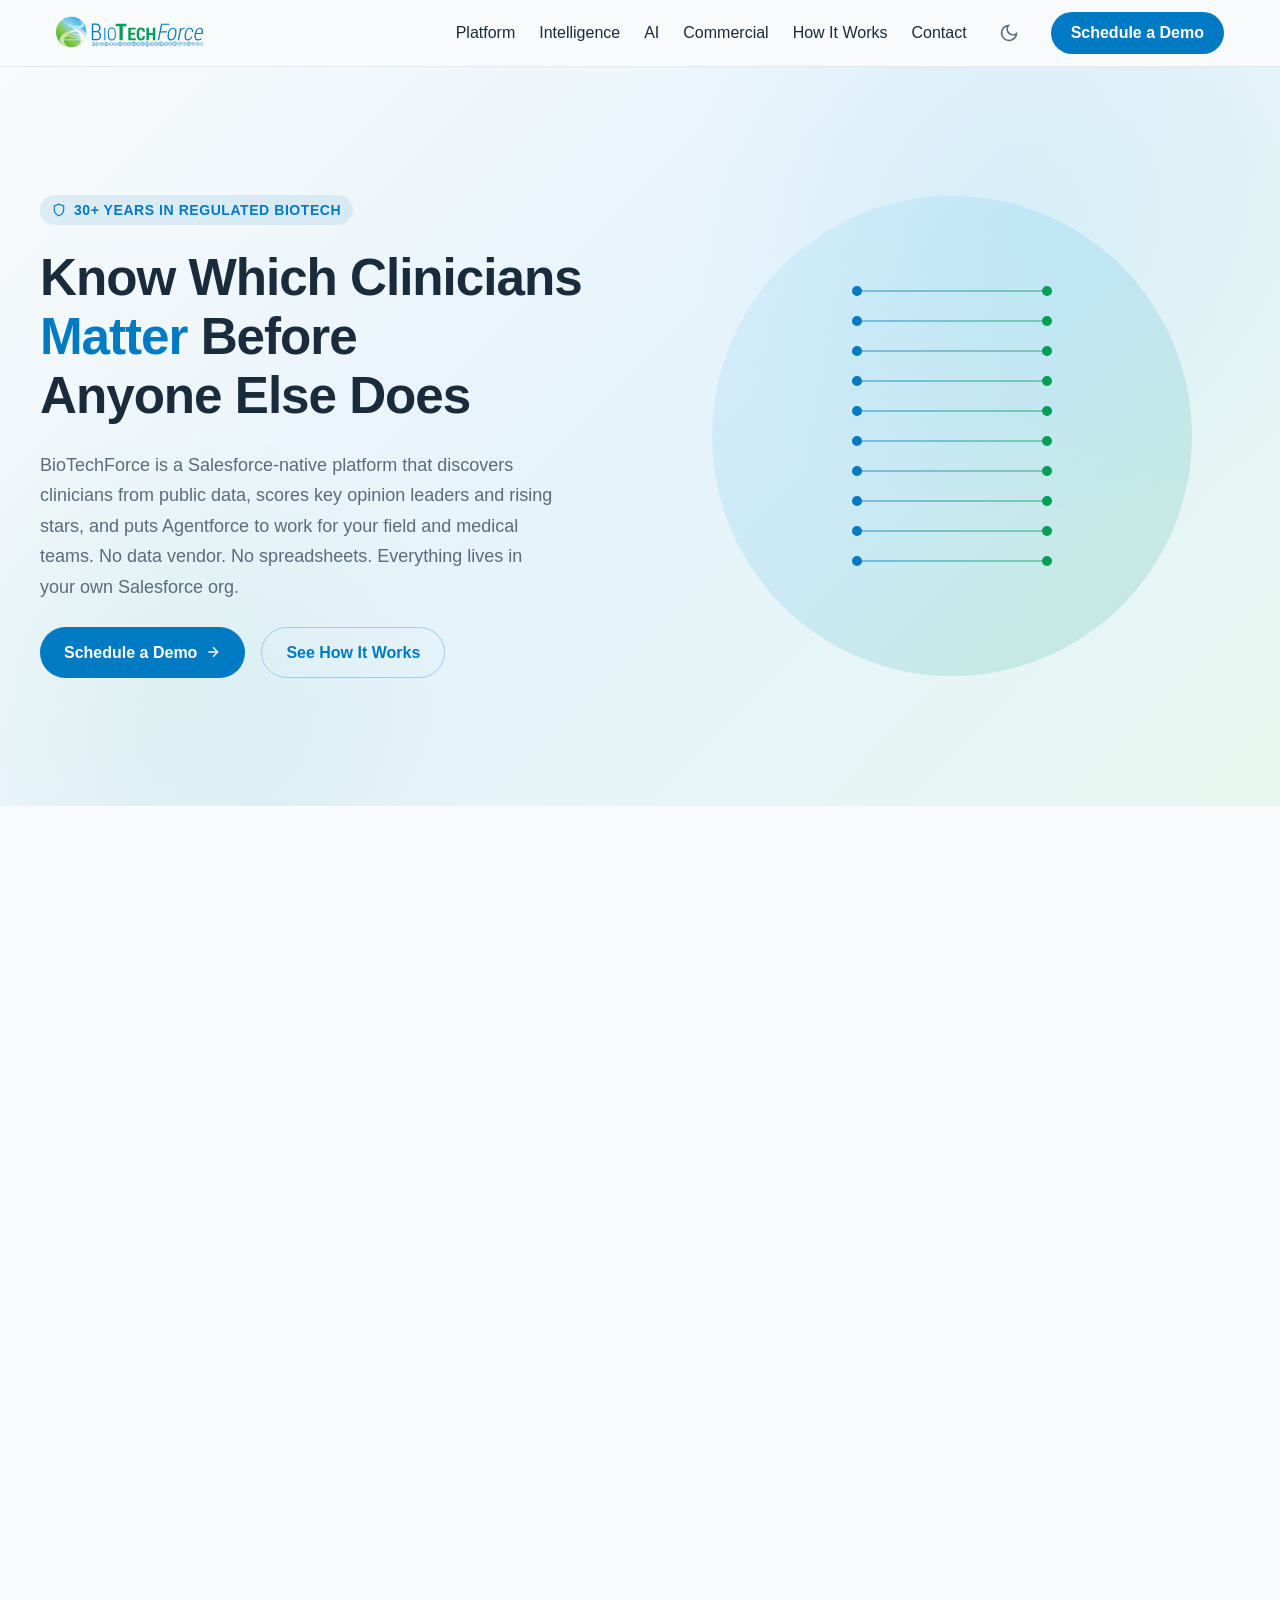
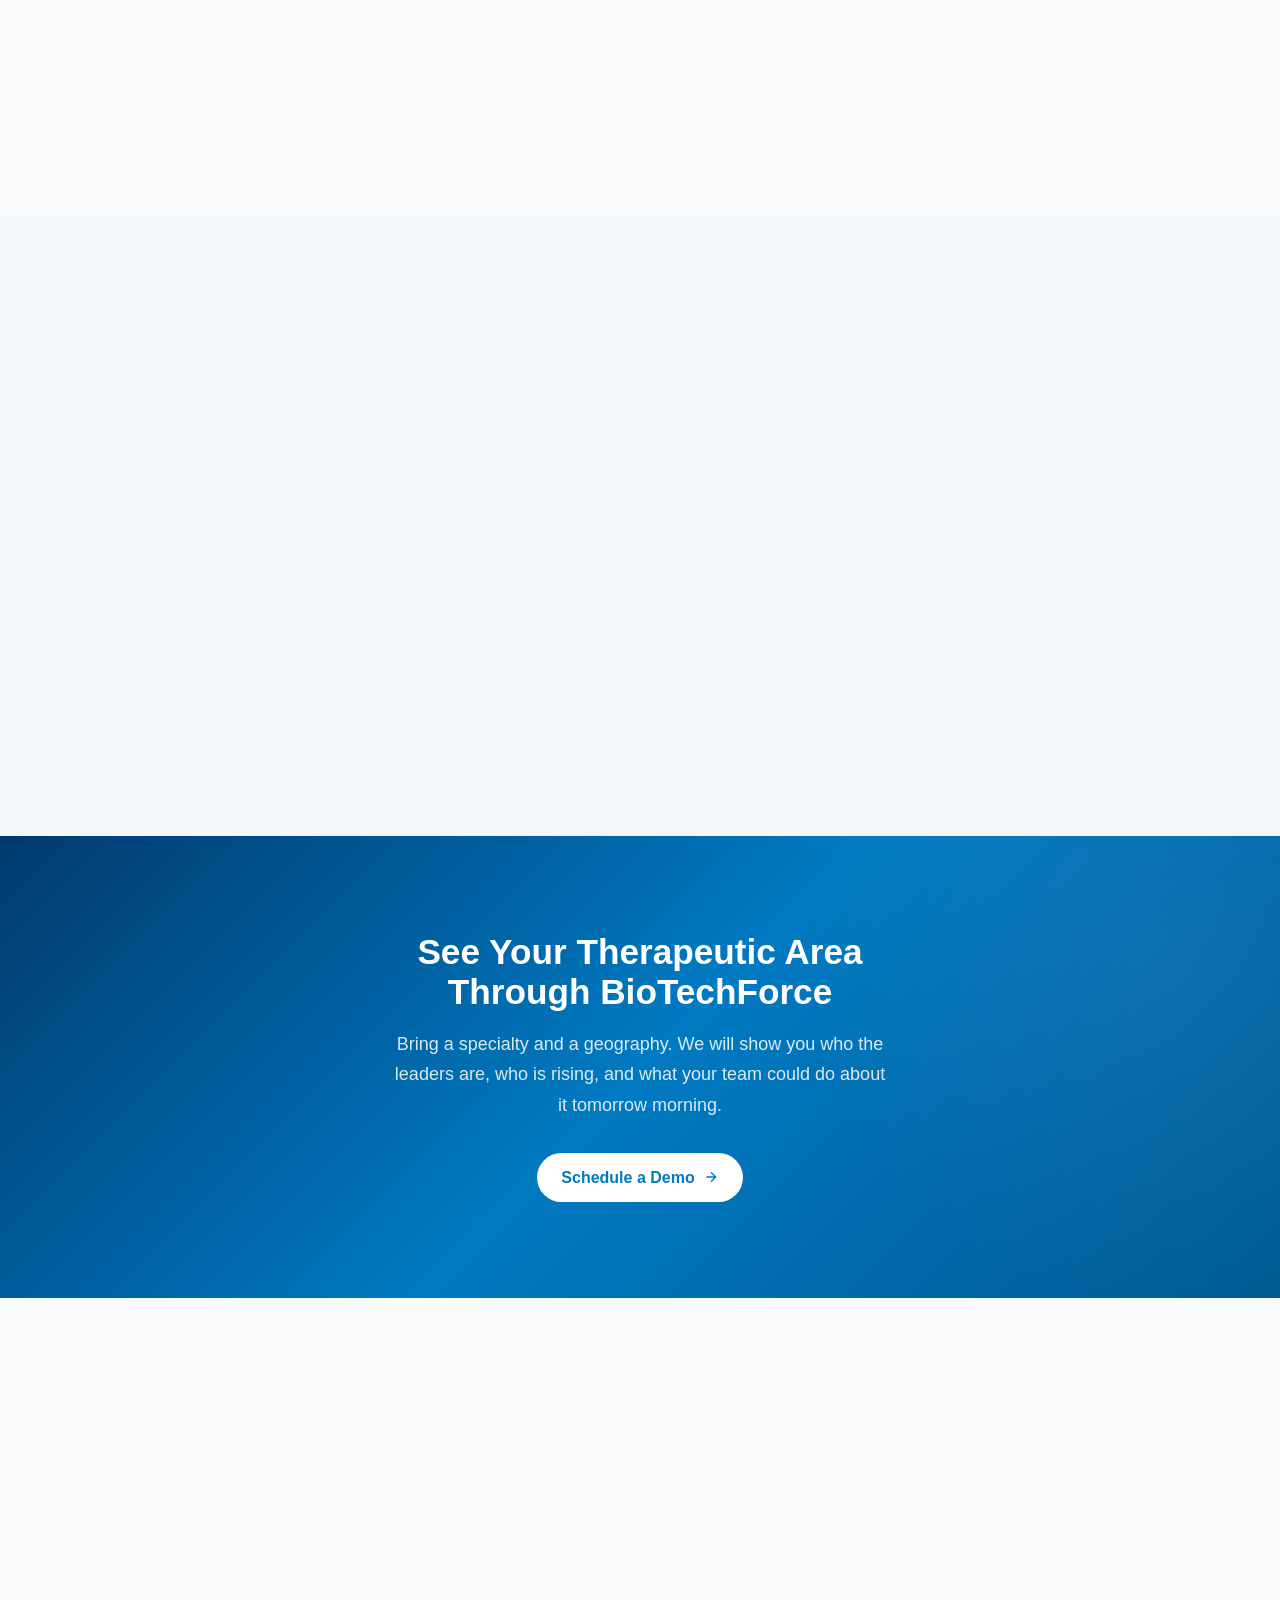
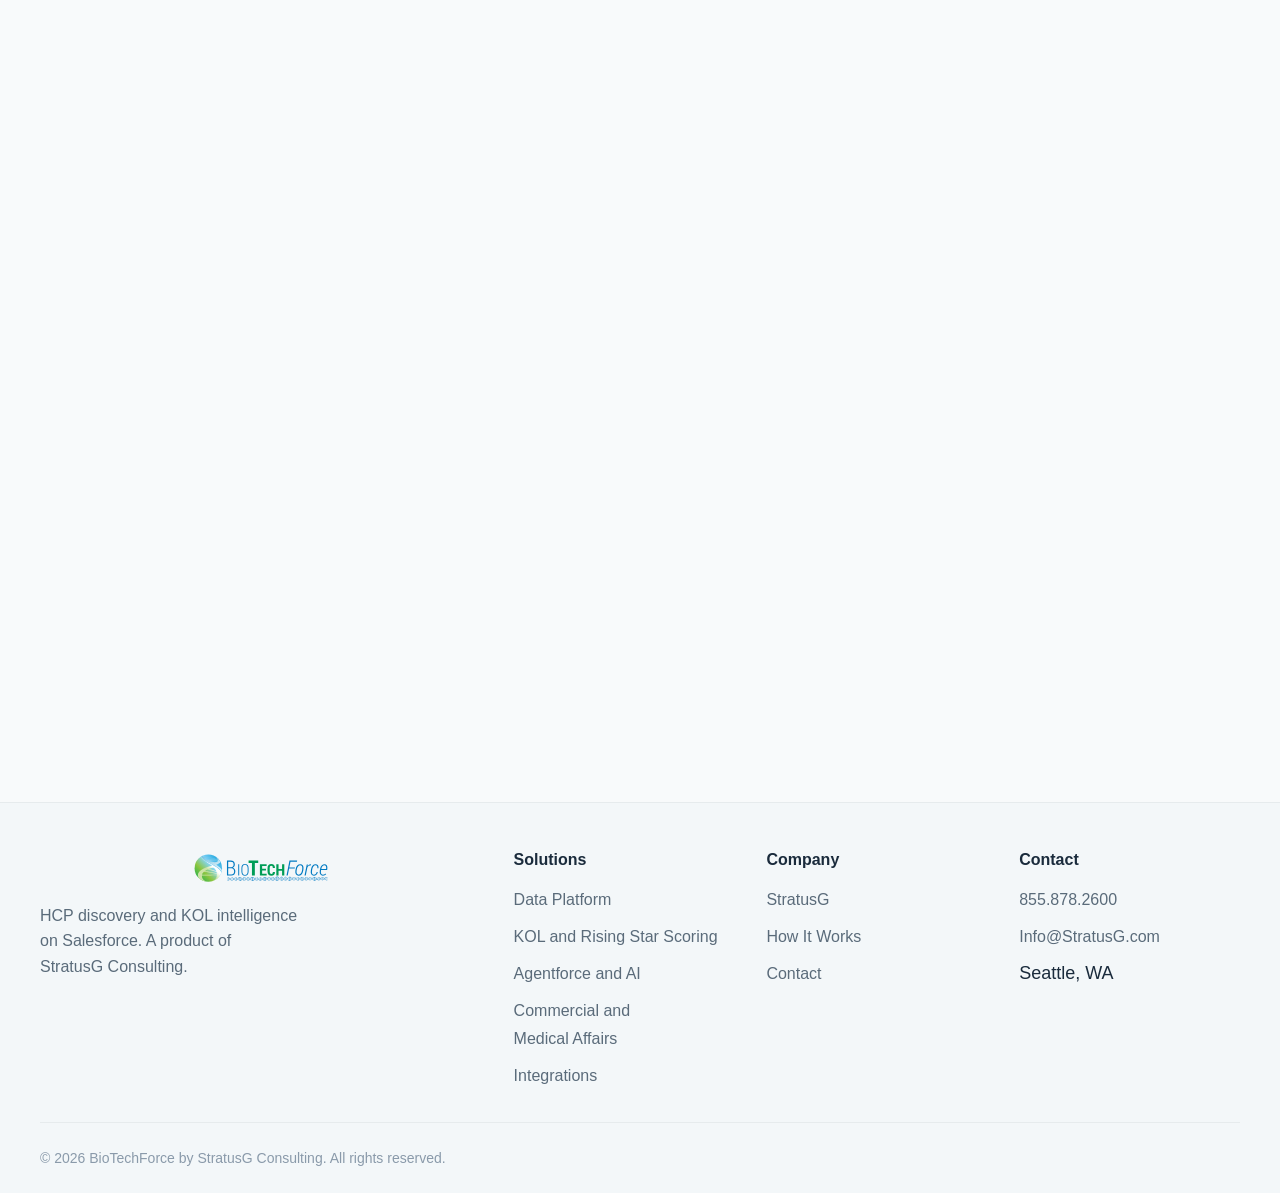
<file: index.html>
<!DOCTYPE html>
<html lang="en">
<head>
<meta charset="UTF-8">
<meta name="viewport" content="width=device-width, initial-scale=1.0">

<!-- Primary SEO -->
<title>BioTechForce — HCP Discovery and KOL Intelligence on Salesforce | Life Sciences</title>
<meta name="description" content="BioTechForce by StratusG is a Salesforce-native platform that discovers clinicians from public data, scores key opinion leaders and rising stars, and puts Agentforce to work for field teams. 30+ years in regulated biotech.">
<meta name="keywords" content="HCP discovery, KOL scoring, key opinion leader identification, rising star clinicians, Salesforce life sciences, Agentforce biotech, medical affairs CRM, MSL management, biotech CRM, StratusG consulting">
<meta name="robots" content="index, follow">
<link rel="canonical" href="https://www.biotechforce.com/">

<!-- Open Graph -->
<meta property="og:type" content="website">
<meta property="og:title" content="BioTechForce — HCP Discovery and KOL Intelligence on Salesforce">
<meta property="og:description" content="Discover clinicians from public data, score KOLs and rising stars, and put Agentforce to work for your field team. Salesforce-native, built by a team with 30+ years in regulated biotech.">
<meta property="og:url" content="https://www.biotechforce.com/">
<meta property="og:site_name" content="BioTechForce">
<meta property="og:locale" content="en_US">
<meta property="og:image" content="https://www.biotechforce.com/assets/og-image.jpg">
<meta property="og:image:secure_url" content="https://www.biotechforce.com/assets/og-image.jpg">
<meta property="og:image:type" content="image/jpeg">
<meta property="og:image:width" content="1200">
<meta property="og:image:height" content="627">
<meta property="og:image:alt" content="BioTechForce — HCP Discovery and KOL Intelligence on Salesforce">

<!-- Twitter Card -->
<meta name="twitter:card" content="summary_large_image">
<meta name="twitter:title" content="BioTechForce — HCP Discovery and KOL Intelligence on Salesforce">
<meta name="twitter:description" content="Discover clinicians from public data, score KOLs and rising stars, and put Agentforce to work for your field team.">
<meta name="twitter:image" content="https://www.biotechforce.com/assets/og-image.jpg">
<meta name="twitter:image:alt" content="BioTechForce — HCP Discovery and KOL Intelligence on Salesforce">

<!-- reCAPTCHA -->
<script src="https://www.google.com/recaptcha/api.js"></script>
<script>
  function timestamp() {
    var response = document.getElementById("g-recaptcha-response");
    if (response == null || response.value.trim() == "") {
      var elems = JSON.parse(document.getElementsByName("captcha_settings")[0].value);
      elems["ts"] = JSON.stringify(new Date().getTime());
      document.getElementsByName("captcha_settings")[0].value = JSON.stringify(elems);
    }
  }
  setInterval(timestamp, 500);
</script>

<!-- Fonts -->
<link href="https://api.fontshare.com/v2/css?f[]=general-sans@300,400,500,600,700&display=swap" rel="stylesheet">

<!-- Stylesheets -->
<link rel="stylesheet" href="./base.css?v=20260930">
<link rel="stylesheet" href="./style.css?v=20260930">

<!-- Favicon (inline SVG data URI) -->
<link rel="icon" type="image/svg+xml" href="data:image/svg+xml,%3Csvg xmlns='http://www.w3.org/2000/svg' viewBox='0 0 32 32'%3E%3Ccircle cx='16' cy='16' r='14' fill='%23007AC2'/%3E%3Cpath d='M10 8c0 0 4 4 4 8s-4 8-4 8M22 8c0 0-4 4-4 8s4 8 4 8' stroke='%23fff' stroke-width='2' fill='none'/%3E%3Ccircle cx='12' cy='16' r='2' fill='%2339B54A'/%3E%3Ccircle cx='20' cy='16' r='2' fill='%2339B54A'/%3E%3C/svg%3E">

<!-- JSON-LD Structured Data -->
<script type="application/ld+json">
{
  "@context": "https://schema.org",
  "@type": "SoftwareApplication",
  "name": "BioTechForce",
  "applicationCategory": "BusinessApplication",
  "operatingSystem": "Web",
  "description": "Salesforce-native HCP discovery and KOL intelligence for life sciences. Discovers clinicians from public data, scores key opinion leaders and rising stars, and adds Agentforce assistance for field and medical teams.",
  "url": "https://www.biotechforce.com",
  "provider": {
    "@type": "Organization",
    "name": "StratusG Consulting",
    "url": "https://www.stratusg.com",
    "telephone": "+185****2600",
    "email": "Info@StratusG.com",
    "address": {
      "@type": "PostalAddress",
      "streetAddress": "999 Third Avenue, Suite 700",
      "addressLocality": "Seattle",
      "addressRegion": "WA",
      "postalCode": "90104",
      "addressCountry": "US"
    }
  },
  "offers": {
    "@type": "Offer",
    "description": "Salesforce-native HCP discovery and KOL intelligence platform for life sciences companies",
    "priceCurrency": "USD"
  }
}
</script>
<script type="application/ld+json">
{
  "@context": "https://schema.org",
  "@type": "Organization",
  "name": "BioTechForce by StratusG",
  "url": "https://www.biotechforce.com",
  "logo": "https://www.biotechforce.com/assets/logo.svg",
  "parentOrganization": {
    "@type": "Organization",
    "name": "StratusG Consulting",
    "url": "https://www.stratusg.com"
  },
  "contactPoint": {
    "@type": "ContactPoint",
    "telephone": "+1-855-878-2600",
    "contactType": "sales",
    "email": "Info@StratusG.com"
  },
  "sameAs": [],
  "description": "BioTechForce is a Salesforce-native HCP discovery and KOL intelligence platform for life sciences companies, built by a team with over 30 years of experience in the regulated biotech industry."
}
</script>
<!-- Apollo website tracker -->
<script>function initApollo(){var n=Math.random().toString(36).substring(7),o=document.createElement("script");
o.src="https://assets.apollo.io/micro/website-tracker/tracker.iife.js?nocache="+n,o.async=!0,o.defer=!0,
o.onload=function(){window.trackingFunctions.onLoad({appId:"66bcf4831e5bf001b2159219"})},
document.head.appendChild(o)}initApollo();</script>
</head>
<body>
  <a href="#main" class="skip-link">Skip to main content</a>

  <!-- ===== HEADER ===== -->
  <header class="header" role="banner">
    <div class="header__inner">
      <a href="#" aria-label="BioTechForce home">
        <img src="./assets/logo.svg" alt="BioTechForce logo" class="header__logo" width="180" height="40">
      </a>
      <nav class="header__nav" aria-label="Main navigation">
        <a href="#platform" class="header__nav-link">Platform</a>
        <a href="#intelligence" class="header__nav-link">Intelligence</a>
        <a href="#ai" class="header__nav-link">AI</a>
        <a href="#solutions" class="header__nav-link">Commercial</a>
        <a href="#process" class="header__nav-link">How It Works</a>
        <a href="#contact" class="header__nav-link">Contact</a>
        <button data-theme-toggle aria-label="Switch to dark mode" class="header__theme-toggle">
          <svg width="20" height="20" viewBox="0 0 24 24" fill="none" stroke="currentColor" stroke-width="2"><path d="M21 12.79A9 9 0 1 1 11.21 3 7 7 0 0 0 21 12.79z"/></svg>
        </button>
        <a href="#contact" class="header__cta">Schedule a Demo</a>
      </nav>
      <button class="header__hamburger" aria-label="Open menu" onclick="document.querySelector('.mobile-nav').classList.add('is-open')">
        <svg width="24" height="24" viewBox="0 0 24 24" fill="none" stroke="currentColor" stroke-width="2"><path d="M3 12h18M3 6h18M3 18h18"/></svg>
      </button>
    </div>
  </header>

  <!-- Mobile nav overlay -->
  <div class="mobile-nav" role="dialog" aria-label="Mobile navigation">
    <button class="mobile-nav__close" aria-label="Close menu" onclick="document.querySelector('.mobile-nav').classList.remove('is-open')">
      <svg width="24" height="24" viewBox="0 0 24 24" fill="none" stroke="currentColor" stroke-width="2"><path d="M18 6L6 18M6 6l12 12"/></svg>
    </button>
    <a href="#platform" class="mobile-nav__link" onclick="document.querySelector('.mobile-nav').classList.remove('is-open')">Platform</a>
    <a href="#intelligence" class="mobile-nav__link" onclick="document.querySelector('.mobile-nav').classList.remove('is-open')">Intelligence</a>
    <a href="#ai" class="mobile-nav__link" onclick="document.querySelector('.mobile-nav').classList.remove('is-open')">AI</a>
    <a href="#solutions" class="mobile-nav__link" onclick="document.querySelector('.mobile-nav').classList.remove('is-open')">Commercial</a>
    <a href="#process" class="mobile-nav__link" onclick="document.querySelector('.mobile-nav').classList.remove('is-open')">How It Works</a>
    <a href="#contact" class="mobile-nav__link" onclick="document.querySelector('.mobile-nav').classList.remove('is-open')">Contact</a>
    <a href="#contact" class="btn btn--primary" onclick="document.querySelector('.mobile-nav').classList.remove('is-open')">Schedule a Demo</a>
  </div>

  <main id="main">
    <!-- ===== HERO ===== -->
    <section class="hero" aria-labelledby="hero-title">
      <div class="hero__bg-shapes" aria-hidden="true"></div>
      <div class="hero__inner">
        <div class="hero__content">
          <span class="hero__badge">
            <svg width="14" height="14" viewBox="0 0 24 24" fill="none" stroke="currentColor" stroke-width="2"><path d="M12 22s8-4 8-10V5l-8-3-8 3v7c0 6 8 10 8 10z"/></svg>
            30+ Years in Regulated Biotech
          </span>
          <h1 id="hero-title" class="hero__title">
            Know Which Clinicians <span>Matter</span> Before Anyone Else Does
          </h1>
          <p class="hero__desc">
            BioTechForce is a Salesforce-native platform that discovers clinicians from public data, scores key opinion leaders and rising stars, and puts Agentforce to work for your field and medical teams. No data vendor. No spreadsheets. Everything lives in your own Salesforce org.
          </p>
          <div class="hero__actions">
            <a href="#contact" class="btn btn--primary">
              Schedule a Demo
              <svg width="16" height="16" viewBox="0 0 24 24" fill="none" stroke="currentColor" stroke-width="2"><path d="M5 12h14M12 5l7 7-7 7"/></svg>
            </a>
            <a href="#platform" class="btn btn--secondary">See How It Works</a>
          </div>
        </div>
        <div class="hero__visual" aria-hidden="true">
          <div class="hero__visual-graphic">
            <div class="hero__globe"></div>
            <div class="dna-container">
              <div class="dna-strand">
                <div class="dna-pair"><div class="dna-dot"></div><div class="dna-line"></div><div class="dna-dot dna-dot--right"></div></div>
                <div class="dna-pair"><div class="dna-dot"></div><div class="dna-line"></div><div class="dna-dot dna-dot--right"></div></div>
                <div class="dna-pair"><div class="dna-dot"></div><div class="dna-line"></div><div class="dna-dot dna-dot--right"></div></div>
                <div class="dna-pair"><div class="dna-dot"></div><div class="dna-line"></div><div class="dna-dot dna-dot--right"></div></div>
                <div class="dna-pair"><div class="dna-dot"></div><div class="dna-line"></div><div class="dna-dot dna-dot--right"></div></div>
                <div class="dna-pair"><div class="dna-dot"></div><div class="dna-line"></div><div class="dna-dot dna-dot--right"></div></div>
                <div class="dna-pair"><div class="dna-dot"></div><div class="dna-line"></div><div class="dna-dot dna-dot--right"></div></div>
                <div class="dna-pair"><div class="dna-dot"></div><div class="dna-line"></div><div class="dna-dot dna-dot--right"></div></div>
                <div class="dna-pair"><div class="dna-dot"></div><div class="dna-line"></div><div class="dna-dot dna-dot--right"></div></div>
                <div class="dna-pair"><div class="dna-dot"></div><div class="dna-line"></div><div class="dna-dot dna-dot--right"></div></div>
              </div>
            </div>
          </div>
        </div>
      </div>
    </section>

    <!-- ===== STATS ===== -->
    <section class="stats fade-in" aria-label="Key statistics">
      <div class="stats__inner">
        <div class="stat">
          <div class="stat__number" data-count="30">30+</div>
          <div class="stat__label">Years in Biotech</div>
        </div>
        <div class="stat">
          <div class="stat__number" data-count="100">100s</div>
          <div class="stat__label">Projects Completed</div>
        </div>
        <div class="stat">
          <div class="stat__number">First</div>
          <div class="stat__label">Salesforce in Regulated Biotech</div>
        </div>
        <div class="stat">
          <div class="stat__number">100%</div>
          <div class="stat__label">Salesforce Native</div>
        </div>
      </div>
    </section>

    <!-- ===== PLATFORM (DATA) ===== -->
    <section id="platform" class="section" aria-labelledby="platform-title">
      <div class="section__header fade-in">
        <p class="section__label">The Data Platform</p>
        <h2 id="platform-title" class="section__title">A Complete Clinician Picture, Built From Public Data</h2>
        <p class="section__desc">BioTechForce assembles the profile of every clinician in your therapeutic area from public sources, keeps it current on a schedule, and delivers it as native Salesforce records your team already knows how to use.</p>
      </div>

      <div class="solutions-grid">
        <!-- Discover -->
        <article class="solution-card fade-in">
          <svg class="solution-card__icon" viewBox="0 0 24 24" fill="none" stroke="currentColor" stroke-width="1.5">
            <circle cx="11" cy="11" r="7"/><path d="M21 21l-4.35-4.35"/>
          </svg>
          <h3 class="solution-card__title">Discover</h3>
          <p class="solution-card__desc">
            Choose a specialty and a geography, preview the size of the sweep, and import clinicians and the institutions they practice at. Health systems are resolved to one account per institution, not one per identifier, so reps see a clean hierarchy instead of duplicates.
          </p>
          <ul class="solution-card__features" role="list">
            <li>Specialty and State Targeting</li>
            <li>Organization Discovery</li>
            <li>Health System Hierarchies</li>
            <li>Affiliation Matching</li>
            <li>Plan Before You Run</li>
          </ul>
        </article>

        <!-- Enrich -->
        <article class="solution-card fade-in">
          <svg class="solution-card__icon" viewBox="0 0 24 24" fill="none" stroke="currentColor" stroke-width="1.5">
            <rect x="2" y="2" width="20" height="8" rx="2"/><rect x="2" y="14" width="20" height="8" rx="2"/><circle cx="6" cy="6" r="1"/><circle cx="6" cy="18" r="1"/>
          </svg>
          <h3 class="solution-card__title">Enrich</h3>
          <p class="solution-card__desc">
            Every clinician is enriched with their publications, clinical trials, industry payments, state licenses, and hospital affiliations. Each source is a separate sync you can run, schedule, or skip.
          </p>
          <ul class="solution-card__features" role="list">
            <li>Publications and Authorship</li>
            <li>Clinical Trials and PI Roles</li>
            <li>Industry Payments</li>
            <li>State Licensure</li>
            <li>Hospital Affiliations</li>
          </ul>
        </article>

        <!-- Classify -->
        <article class="solution-card fade-in">
          <svg class="solution-card__icon" viewBox="0 0 24 24" fill="none" stroke="currentColor" stroke-width="1.5">
            <path d="M20.59 13.41l-7.17 7.17a2 2 0 01-2.83 0L2 12V2h10l8.59 8.59a2 2 0 010 2.82z"/><circle cx="7" cy="7" r="1.5"/>
          </svg>
          <h3 class="solution-card__title">Classify</h3>
          <p class="solution-card__desc">
            Publications and trials are tagged by indication, mechanism of action, modality, study phase, and patient population against a controlled vocabulary that ships with the package and can be extended per customer without code.
          </p>
          <ul class="solution-card__features" role="list">
            <li>Indication and Therapeutic Area</li>
            <li>Mechanism and Modality</li>
            <li>Study Phase</li>
            <li>Versioned Vocabulary</li>
            <li>Confidence on Every Tag</li>
          </ul>
        </article>

        <!-- Keep Current -->
        <article class="solution-card fade-in">
          <svg class="solution-card__icon" viewBox="0 0 24 24" fill="none" stroke="currentColor" stroke-width="1.5">
            <path d="M21 12a9 9 0 11-3-6.7"/><path d="M21 3v6h-6"/>
          </svg>
          <h3 class="solution-card__title">Keep Current</h3>
          <p class="solution-card__desc">
            Weekly and monthly pipelines run every stage in dependency order, each starting when the one before it finishes, so scores are never computed on stale data. Territories are assigned from postal codes automatically.
          </p>
          <ul class="solution-card__features" role="list">
            <li>Scheduled Pipelines</li>
            <li>Dependency-Ordered Stages</li>
            <li>Job Monitoring</li>
            <li>Zip-to-Territory Assignment</li>
            <li>Data Change Requests</li>
          </ul>
        </article>
      </div>
    </section>

    <!-- ===== INTELLIGENCE (SCORING) ===== -->
    <section id="intelligence" class="section section--alt" aria-labelledby="intelligence-title">
      <div class="section__header fade-in">
        <p class="section__label">Intelligence</p>
        <h2 id="intelligence-title" class="section__title">KOL Scoring and Rising Star Detection</h2>
        <p class="section__desc">Two scoring engines read the enriched data. One tells you who leads the field today. The other tells you who will lead it next.</p>
      </div>

      <div class="feature-highlight fade-in">
        <div class="feature-highlight__content">
          <h3 class="feature-highlight__title">KOL Scoring</h3>
          <p class="feature-highlight__desc">
            Every clinician receives a KOL score across research, clinical, and industry dimensions, and is placed in a development phase that advances as evidence accumulates. Scores are explainable: each one shows the figures that produced it.
          </p>
          <ul class="feature-highlight__list" role="list">
            <li><svg viewBox="0 0 24 24" fill="none" stroke="currentColor" stroke-width="2"><path d="M20 6L9 17l-5-5"/></svg>Per-area scores and an overall phase on every clinician record</li>
            <li><svg viewBox="0 0 24 24" fill="none" stroke="currentColor" stroke-width="2"><path d="M20 6L9 17l-5-5"/></svg>Dashboards for KOL leaders, KOL development, and field activity</li>
            <li><svg viewBox="0 0 24 24" fill="none" stroke="currentColor" stroke-width="2"><path d="M20 6L9 17l-5-5"/></svg>Rescored automatically at the end of every pipeline run</li>
          </ul>
        </div>
        <div class="feature-highlight__visual feature-highlight__visual--illustration" aria-hidden="true">
          <svg class="illus" viewBox="0 0 400 300" xmlns="http://www.w3.org/2000/svg">
            <!-- Clinician score card -->
            <rect x="28" y="28" width="344" height="244" rx="14" class="illus-card"/>
            <!-- header: avatar + name lines -->
            <circle cx="62" cy="62" r="18" class="illus-avatar"/>
            <path d="M54 68a8 8 0 0 1 16 0" class="illus-avatar-body"/>
            <circle cx="62" cy="57" r="6" class="illus-avatar-head"/>
            <rect x="92" y="50" width="120" height="10" rx="5" class="illus-line-strong"/>
            <rect x="92" y="68" width="76" height="8" rx="4" class="illus-line"/>
            <!-- overall score pill -->
            <rect x="286" y="46" width="66" height="32" rx="16" class="illus-pill"/>
            <text x="319" y="68" text-anchor="middle" class="illus-pill-text">87</text>
            <!-- phase chevrons -->
            <g class="illus-chevrons">
              <path d="M52 98h60l8 12-8 12H52z" class="illus-chev illus-chev--done"/>
              <path d="M116 98h60l8 12-8 12h-60l8-12z" class="illus-chev illus-chev--done"/>
              <path d="M180 98h60l8 12-8 12h-60l8-12z" class="illus-chev illus-chev--current"/>
              <path d="M244 98h60l8 12-8 12h-60l8-12z" class="illus-chev"/>
              <path d="M308 98h36l8 12-8 12h-36l8-12z" class="illus-chev"/>
            </g>
            <!-- score bars -->
            <g class="illus-bars">
              <text x="52" y="150" class="illus-label">Research</text>
              <rect x="150" y="140" width="200" height="12" rx="6" class="illus-track"/>
              <rect x="150" y="140" width="184" height="12" rx="6" class="illus-fill"/>
              <text x="52" y="184" class="illus-label">Clinical</text>
              <rect x="150" y="174" width="200" height="12" rx="6" class="illus-track"/>
              <rect x="150" y="174" width="150" height="12" rx="6" class="illus-fill"/>
              <text x="52" y="218" class="illus-label">Industry</text>
              <rect x="150" y="208" width="200" height="12" rx="6" class="illus-track"/>
              <rect x="150" y="208" width="112" height="12" rx="6" class="illus-fill illus-fill--accent"/>
              <text x="52" y="252" class="illus-label">Network</text>
              <rect x="150" y="242" width="200" height="12" rx="6" class="illus-track"/>
              <rect x="150" y="242" width="166" height="12" rx="6" class="illus-fill"/>
            </g>
          </svg>
        </div>
      </div>

      <div class="feature-highlight feature-highlight--reverse fade-in" style="margin-top: var(--space-16);">
        <div class="feature-highlight__content">
          <h3 class="feature-highlight__title">Rising Stars</h3>
          <p class="feature-highlight__desc">
            The Rising Star engine looks for momentum rather than reputation: clinicians whose publication velocity, trial trajectory, topical alignment, competitive whitespace, and network position suggest they are about to matter. The engine is backtested against multi-year historical data to confirm the signals predict forward activity.
          </p>
          <ul class="feature-highlight__list" role="list">
            <li><svg viewBox="0 0 24 24" fill="none" stroke="currentColor" stroke-width="2"><path d="M20 6L9 17l-5-5"/></svg>Story candidates: each rising star comes with a headline and the evidence behind it</li>
            <li><svg viewBox="0 0 24 24" fill="none" stroke="currentColor" stroke-width="2"><path d="M20 6L9 17l-5-5"/></svg>Today's Story on the home page: the one clinician most worth a conversation today</li>
            <li><svg viewBox="0 0 24 24" fill="none" stroke="currentColor" stroke-width="2"><path d="M20 6L9 17l-5-5"/></svg>Five signals, each visible and weighted, so a rep can see why a name is on the list</li>
          </ul>
        </div>
        <div class="feature-highlight__visual feature-highlight__visual--illustration" aria-hidden="true">
          <svg class="illus" viewBox="0 0 400 300" xmlns="http://www.w3.org/2000/svg">
            <defs>
              <linearGradient id="rs-area" x1="0" y1="0" x2="0" y2="1">
                <stop offset="0%" class="illus-grad-top"/>
                <stop offset="100%" class="illus-grad-bottom"/>
              </linearGradient>
            </defs>
            <rect x="28" y="28" width="344" height="244" rx="14" class="illus-card"/>
            <!-- title row -->
            <rect x="52" y="50" width="96" height="10" rx="5" class="illus-line-strong"/>
            <rect x="52" y="68" width="150" height="8" rx="4" class="illus-line"/>
            <!-- gridlines -->
            <g class="illus-grid">
              <line x1="52" y1="120" x2="348" y2="120"/>
              <line x1="52" y1="160" x2="348" y2="160"/>
              <line x1="52" y1="200" x2="348" y2="200"/>
            </g>
            <!-- momentum curve -->
            <path d="M52 212 C110 210 140 200 176 186 C214 172 236 150 262 128 C288 106 312 92 340 74 L340 220 L52 220 Z" fill="url(#rs-area)"/>
            <path d="M52 212 C110 210 140 200 176 186 C214 172 236 150 262 128 C288 106 312 92 340 74" class="illus-curve"/>
            <!-- evidence dots along the curve -->
            <circle cx="120" cy="204" r="4" class="illus-dot"/>
            <circle cx="176" cy="186" r="4" class="illus-dot"/>
            <circle cx="232" cy="154" r="4" class="illus-dot"/>
            <circle cx="290" cy="106" r="4" class="illus-dot"/>
            <!-- star at the end -->
            <path d="M340 52l5.6 11.4 12.6 1.8-9.1 8.9 2.2 12.5-11.3-5.9-11.3 5.9 2.2-12.5-9.1-8.9 12.6-1.8z" class="illus-star"/>
            <!-- signal chips -->
            <g class="illus-chips">
              <rect x="52" y="236" width="70" height="22" rx="11" class="illus-chip"/>
              <text x="87" y="251" text-anchor="middle" class="illus-chip-text">Velocity</text>
              <rect x="128" y="236" width="76" height="22" rx="11" class="illus-chip"/>
              <text x="166" y="251" text-anchor="middle" class="illus-chip-text">Trajectory</text>
              <rect x="210" y="236" width="76" height="22" rx="11" class="illus-chip"/>
              <text x="248" y="251" text-anchor="middle" class="illus-chip-text">Alignment</text>
              <rect x="292" y="236" width="56" height="22" rx="11" class="illus-chip"/>
              <text x="320" y="251" text-anchor="middle" class="illus-chip-text">Network</text>
            </g>
          </svg>
        </div>
      </div>
    </section>

    <!-- ===== AI ===== -->
    <section id="ai" class="section" aria-labelledby="ai-title">
      <div class="section__header fade-in">
        <p class="section__label">Agentforce and Generative AI</p>
        <h2 id="ai-title" class="section__title">AI That Works From Your Data, Not Around It</h2>
        <p class="section__desc">Every AI feature is grounded in the records in your org and sits on top of a deterministic path that works without it. Nothing in BioTechForce requires generative AI to function, and nothing it generates is unsourced.</p>
      </div>

      <div class="solutions-grid">
        <!-- Employee Agent -->
        <article class="solution-card fade-in">
          <svg class="solution-card__icon" viewBox="0 0 24 24" fill="none" stroke="currentColor" stroke-width="1.5">
            <path d="M21 15a2 2 0 01-2 2H7l-4 4V5a2 2 0 012-2h14a2 2 0 012 2z"/>
          </svg>
          <h3 class="solution-card__title">Agentforce Field Assistant</h3>
          <p class="solution-card__desc">
            An Agentforce employee agent that lets reps and MSLs log a call in plain language, list the story candidates at an account, and ask why a clinician was scored the way they were. Every call log is drafted for review before anything is saved.
          </p>
          <ul class="solution-card__features" role="list">
            <li>Conversational Call Logging</li>
            <li>Draft, Review, Then Save</li>
            <li>Story Candidates by Account</li>
            <li>Explain a Score</li>
          </ul>
        </article>

        <!-- Pre-Call Brief -->
        <article class="solution-card fade-in">
          <svg class="solution-card__icon" viewBox="0 0 24 24" fill="none" stroke="currentColor" stroke-width="1.5">
            <path d="M14 2H6a2 2 0 00-2 2v16a2 2 0 002 2h12a2 2 0 002-2V8z"/><path d="M14 2v6h6M16 13H8M16 17H8M10 9H8"/>
          </svg>
          <h3 class="solution-card__title">Pre-Call HCP Brief</h3>
          <p class="solution-card__desc">
            One click on a clinician record produces a briefing built from their recent publications, trials, affiliations, and interaction history. Grounded in the record, so it never invents a paper or a role.
          </p>
          <ul class="solution-card__features" role="list">
            <li>Recent Research Summary</li>
            <li>Trial Involvement</li>
            <li>Interaction History</li>
            <li>Suggested Talking Points</li>
          </ul>
        </article>

        <!-- Payments Narrative -->
        <article class="solution-card fade-in">
          <svg class="solution-card__icon" viewBox="0 0 24 24" fill="none" stroke="currentColor" stroke-width="1.5">
            <rect x="2" y="5" width="20" height="14" rx="2"/><path d="M2 10h20M6 15h4"/>
          </svg>
          <h3 class="solution-card__title">Industry Payments Narrative</h3>
          <p class="solution-card__desc">
            Turns a clinician's public industry payment history into a short, sourced narrative: which companies, what kinds of engagement, and how it has changed over time. The underlying totals and public profile link are always present, AI or not.
          </p>
          <ul class="solution-card__features" role="list">
            <li>Payment History Summary</li>
            <li>Company Relationships</li>
            <li>Trend Over Time</li>
            <li>Link to Public Record</li>
          </ul>
        </article>

        <!-- Classification -->
        <article class="solution-card fade-in">
          <svg class="solution-card__icon" viewBox="0 0 24 24" fill="none" stroke="currentColor" stroke-width="1.5">
            <path d="M12 22s8-4 8-10V5l-8-3-8 3v7c0 6 8 10 8 10z"/><path d="M9 12l2 2 4-4"/>
          </svg>
          <h3 class="solution-card__title">Classification That Knows When to Abstain</h3>
          <p class="solution-card__desc">
            The record classifier tags publications and trials against your vocabulary and is gated to abstain rather than guess. Off-topic records come back unclear, out-of-vocabulary values never reach a field, and every tag carries a confidence.
          </p>
          <ul class="solution-card__features" role="list">
            <li>Controlled Vocabulary Only</li>
            <li>Abstains on Off-Topic Records</li>
            <li>Confidence on Every Tag</li>
            <li>Tested Through the Packaged Install</li>
          </ul>
        </article>
      </div>
    </section>

    <!-- ===== COMMERCIAL SOLUTIONS ===== -->
    <section id="solutions" class="section section--alt" aria-labelledby="solutions-title">
      <div class="section__header fade-in">
        <p class="section__label">Commercial and Medical Affairs</p>
        <h2 id="solutions-title" class="section__title">The CRM Your Field Team Runs On</h2>
        <p class="section__desc">The intelligence layer sits on a complete commercial and medical affairs CRM, designed around biotech best practices drawn from hundreds of regulated industry implementations.</p>
      </div>

      <div class="solutions-grid">
        <!-- Sales Process -->
        <article class="solution-card fade-in">
          <svg class="solution-card__icon" viewBox="0 0 24 24" fill="none" stroke="currentColor" stroke-width="1.5">
            <path d="M3 3v18h18"/><path d="M7 16l4-4 4 4 6-6"/>
          </svg>
          <h3 class="solution-card__title">Sales Process</h3>
          <p class="solution-card__desc">
            Simplify your sales process and increase efficiency with biotech-specific best practices. Real-time reporting and dashboards across operational, managerial, and executive levels.
          </p>
          <ul class="solution-card__features" role="list">
            <li>Quick Call Logging</li>
            <li>Real-Time Dashboards</li>
            <li>Territory Alignment</li>
            <li>Field Coaching Reports</li>
            <li>Collateral Management</li>
            <li>Product Scheduling</li>
          </ul>
        </article>

        <!-- Medical Affairs -->
        <article class="solution-card fade-in">
          <svg class="solution-card__icon" viewBox="0 0 24 24" fill="none" stroke="currentColor" stroke-width="1.5">
            <path d="M4.8 2.3A.3.3 0 105 2.3 2 2 0 017 4.1V8a2 2 0 01-2 2H3a2 2 0 01-2-2V4.1A2 2 0 013 2.3M8 14v.5a1.5 1.5 0 001.5 1.5H11M14 10.5v.5a1.5 1.5 0 001.5 1.5H17"/>
            <circle cx="12" cy="12" r="3"/><path d="M12 9v6M9 12h6"/>
          </svg>
          <h3 class="solution-card__title">Medical Affairs</h3>
          <p class="solution-card__desc">
            Automate Medical Science Liaison and Key Opinion Leader development. Configurable questionnaires, medical information requests, and call logging feed directly into the KOL scores.
          </p>
          <ul class="solution-card__features" role="list">
            <li>MSL Management</li>
            <li>KOL Development Phases</li>
            <li>Configurable Questionnaires</li>
            <li>Medical Info Requests</li>
            <li>Call Logging</li>
          </ul>
        </article>

        <!-- Distribution Management -->
        <article class="solution-card fade-in">
          <svg class="solution-card__icon" viewBox="0 0 24 24" fill="none" stroke="currentColor" stroke-width="1.5">
            <rect x="2" y="7" width="20" height="14" rx="2"/><path d="M16 7V5a2 2 0 00-2-2h-4a2 2 0 00-2 2v2M12 12v4M8 12v4M16 12v4"/>
          </svg>
          <h3 class="solution-card__title">Distribution Management</h3>
          <p class="solution-card__desc">
            Clean, concise reporting for easy tracking of key requirements. Out-of-the-box business insights, compensation milestone tracking, and efficient GPO requirement navigation.
          </p>
          <ul class="solution-card__features" role="list">
            <li>GPO Management</li>
            <li>Reimbursements</li>
            <li>Logistics & Tracking</li>
            <li>Contract Milestones</li>
            <li>Government Affairs</li>
          </ul>
        </article>

        <!-- Security and Compliance -->
        <article class="solution-card fade-in">
          <svg class="solution-card__icon" viewBox="0 0 24 24" fill="none" stroke="currentColor" stroke-width="1.5">
            <rect x="3" y="11" width="18" height="11" rx="2"/><path d="M7 11V7a5 5 0 0110 0v4"/>
          </svg>
          <h3 class="solution-card__title">Built for Regulated Teams</h3>
          <p class="solution-card__desc">
            Every entry point enforces the running user's permissions, data changes go through a steward-reviewed request process, and the package is built to Salesforce security review standards.
          </p>
          <ul class="solution-card__features" role="list">
            <li>User-Mode Security Everywhere</li>
            <li>Data Change Requests</li>
            <li>Adverse Event Capture</li>
            <li>Open Payments Compliance</li>
            <li>Installs as a Package</li>
          </ul>
        </article>
      </div>
    </section>

    <!-- ===== INTEGRATIONS ===== -->
    <section id="integrations" class="section" aria-labelledby="integrations-title">
      <div class="section__header fade-in">
        <p class="section__label">Enterprise Integrations</p>
        <h2 id="integrations-title" class="section__title">Connects with Your Entire Stack</h2>
        <p class="section__desc">From SSO to data warehouses, compensation tracking to document management, BioTechForce integrates with the tools you already use.</p>
      </div>

      <div class="integrations-grid fade-in">
        <div class="integration-item">
          <svg class="integration-item__icon" viewBox="0 0 24 24" fill="none" stroke="currentColor" stroke-width="1.5"><path d="M15 3h4a2 2 0 012 2v14a2 2 0 01-2 2h-4M10 17l5-5-5-5M13.8 12H3"/></svg>
          <span class="integration-item__label">SSO</span>
        </div>
        <div class="integration-item">
          <svg class="integration-item__icon" viewBox="0 0 24 24" fill="none" stroke="currentColor" stroke-width="1.5"><rect x="2" y="2" width="20" height="8" rx="2"/><rect x="2" y="14" width="20" height="8" rx="2"/><circle cx="6" cy="6" r="1"/><circle cx="6" cy="18" r="1"/></svg>
          <span class="integration-item__label">Data Warehouse</span>
        </div>
        <div class="integration-item">
          <svg class="integration-item__icon" viewBox="0 0 24 24" fill="none" stroke="currentColor" stroke-width="1.5"><path d="M16 21v-2a4 4 0 00-4-4H5a4 4 0 00-4 4v2"/><circle cx="8.5" cy="7" r="4"/><path d="M20 8v6M23 11h-6"/></svg>
          <span class="integration-item__label">ID Tracking</span>
        </div>
        <div class="integration-item">
          <svg class="integration-item__icon" viewBox="0 0 24 24" fill="none" stroke="currentColor" stroke-width="1.5"><path d="M14.7 6.3a1 1 0 000 1.4l1.6 1.6a1 1 0 001.4 0l3.77-3.77a6 6 0 01-7.94 7.94l-6.91 6.91a2.12 2.12 0 01-3-3l6.91-6.91a6 6 0 017.94-7.94l-3.76 3.76z"/></svg>
          <span class="integration-item__label">ITSM</span>
        </div>
        <div class="integration-item">
          <svg class="integration-item__icon" viewBox="0 0 24 24" fill="none" stroke="currentColor" stroke-width="1.5"><rect x="2" y="4" width="20" height="16" rx="2"/><path d="M2 8l10 6 10-6"/></svg>
          <span class="integration-item__label">Outlook</span>
        </div>
        <div class="integration-item">
          <svg class="integration-item__icon" viewBox="0 0 24 24" fill="none" stroke="currentColor" stroke-width="1.5"><path d="M14 2H6a2 2 0 00-2 2v16a2 2 0 002 2h12a2 2 0 002-2V8z"/><path d="M14 2v6h6M16 13H8M16 17H8M10 9H8"/></svg>
          <span class="integration-item__label">Documents</span>
        </div>
        <div class="integration-item">
          <svg class="integration-item__icon" viewBox="0 0 24 24" fill="none" stroke="currentColor" stroke-width="1.5"><path d="M12 22s8-4 8-10V5l-8-3-8 3v7c0 6 8 10 8 10z"/></svg>
          <span class="integration-item__label">Compliance</span>
        </div>
        <div class="integration-item">
          <svg class="integration-item__icon" viewBox="0 0 24 24" fill="none" stroke="currentColor" stroke-width="1.5"><path d="M12 2L2 7l10 5 10-5-10-5zM2 17l10 5 10-5M2 12l10 5 10-5"/></svg>
          <span class="integration-item__label">Custom</span>
        </div>
      </div>
    </section>

    <!-- ===== HOW IT WORKS ===== -->
    <section id="process" class="section section--alt" aria-labelledby="process-title">
      <div class="section__header fade-in">
        <p class="section__label">Getting Started</p>
        <h2 id="process-title" class="section__title">How It Works</h2>
        <p class="section__desc">BioTechForce installs into your Salesforce org as a package. There is no data migration, no external platform, and nothing to reconcile.</p>
      </div>

      <div class="process-steps fade-in">
        <div class="process-step">
          <div class="process-step__number" aria-hidden="true"></div>
          <h3 class="process-step__title">Install</h3>
          <p class="process-step__desc">Install the package in your org and set your therapeutic areas, geographies, and scoring configuration in the BioTechForce Setup app.</p>
        </div>
        <div class="process-step">
          <div class="process-step__number" aria-hidden="true"></div>
          <h3 class="process-step__title">Discover</h3>
          <p class="process-step__desc">Run discovery to build the clinician and institution pool, then let the enrichment and scoring pipelines fill in the picture on a schedule.</p>
        </div>
        <div class="process-step">
          <div class="process-step__number" aria-hidden="true"></div>
          <h3 class="process-step__title">Engage</h3>
          <p class="process-step__desc">Your field and medical teams work from scored, explainable profiles, with Agentforce handling the call logs and the briefings.</p>
        </div>
      </div>
    </section>

    <!-- ===== CTA ===== -->
    <section class="cta-section" aria-labelledby="cta-title">
      <div class="cta-section__inner">
        <h2 id="cta-title" class="cta-section__title">See Your Therapeutic Area Through BioTechForce</h2>
        <p class="cta-section__desc">
          Bring a specialty and a geography. We will show you who the leaders are, who is rising, and what your team could do about it tomorrow morning.
        </p>
        <a href="#contact" class="btn btn--white">
          Schedule a Demo
          <svg width="16" height="16" viewBox="0 0 24 24" fill="none" stroke="currentColor" stroke-width="2"><path d="M5 12h14M12 5l7 7-7 7"/></svg>
        </a>
      </div>
    </section>

    <!-- ===== CONTACT ===== -->
    <section id="contact" class="section" aria-labelledby="contact-title">
      <div class="section__header fade-in">
        <p class="section__label">Get in Touch</p>
        <h2 id="contact-title" class="section__title">Contact Us</h2>
        <p class="section__desc">Schedule a demo or reach out to learn how BioTechForce can support your biotech company's commercial journey.</p>
      </div>

      <div class="contact-grid fade-in">
        <div class="contact-info">
          <div class="contact-info__item">
            <div class="contact-info__icon">
              <svg viewBox="0 0 24 24" fill="none" stroke="currentColor" stroke-width="2"><path d="M22 16.92v3a2 2 0 01-2.18 2 19.79 19.79 0 01-8.63-3.07 19.5 19.5 0 01-6-6 19.79 19.79 0 01-3.07-8.67A2 2 0 014.11 2h3a2 2 0 012 1.72 12.84 12.84 0 00.7 2.81 2 2 0 01-.45 2.11L8.09 9.91a16 16 0 006 6l1.27-1.27a2 2 0 012.11-.45 12.84 12.84 0 002.81.7A2 2 0 0122 16.92z"/></svg>
            </div>
            <div>
              <p class="contact-info__label">Phone</p>
              <p class="contact-info__value"><a data-ph class="js-phone" target="_blank" rel="noopener noreferrer"></a></p>
            </div>
          </div>
          <div class="contact-info__item">
            <div class="contact-info__icon">
              <svg viewBox="0 0 24 24" fill="none" stroke="currentColor" stroke-width="2"><rect x="2" y="4" width="20" height="16" rx="2"/><path d="M2 8l10 6 10-6"/></svg>
            </div>
            <div>
              <p class="contact-info__label">Email</p>
              <p class="contact-info__value"><a href="mailto:Info@StratusG.com" target="_blank" rel="noopener noreferrer">Info@StratusG.com</a></p>
            </div>
          </div>
          <div class="contact-info__item">
            <div class="contact-info__icon">
              <svg viewBox="0 0 24 24" fill="none" stroke="currentColor" stroke-width="2"><path d="M21 10c0 7-9 13-9 13s-9-6-9-13a9 9 0 0118 0z"/><circle cx="12" cy="10" r="3"/></svg>
            </div>
            <div>
              <p class="contact-info__label">Mailing Address</p>
              <p class="contact-info__value">StratusG, 999 Third Avenue,<br>Suite 700, Seattle WA, 90104</p>
            </div>
          </div>
          <div class="contact-info__item">
            <div class="contact-info__icon">
              <svg viewBox="0 0 24 24" fill="none" stroke="currentColor" stroke-width="2"><circle cx="12" cy="12" r="10"/><path d="M2 12h20M12 2a15.3 15.3 0 014 10 15.3 15.3 0 01-4 10 15.3 15.3 0 01-4-10 15.3 15.3 0 014-10z"/></svg>
            </div>
            <div>
              <p class="contact-info__label">Website</p>
              <p class="contact-info__value"><a href="https://www.stratusg.com" target="_blank" rel="noopener noreferrer">www.StratusG.com</a></p>
            </div>
          </div>
        </div>

        <form id="contact-form" class="contact-form" action="https://webto.salesforce.com/servlet/servlet.WebToLead?encoding=UTF-8&orgId=00DA0000000IVj2" method="POST" aria-label="Contact form">
          <!-- Salesforce Web-to-Lead hidden fields -->
          <input type="hidden" name="captcha_settings" value='{"keyname":"BTF_V2","fallback":"true","orgId":"00DA0000000IVj2","ts":""}'>
          <input type="hidden" name="oid" value="00DA0000000IVj2">
          <input type="hidden" name="lead_source" value="Web Form - BioTechForce">
          <input type="hidden" name="retURL" value="https://www.biotechforce.com/thank-you.html">

          <div class="contact-form__row">
            <div class="contact-form__group">
              <label for="first_name" class="contact-form__label">First Name</label>
              <input type="text" id="first_name" name="first_name" class="contact-form__input" placeholder="First name" required maxlength="40">
            </div>
            <div class="contact-form__group">
              <label for="last_name" class="contact-form__label">Last Name</label>
              <input type="text" id="last_name" name="last_name" class="contact-form__input" placeholder="Last name" required maxlength="80">
            </div>
          </div>
          <div class="contact-form__group">
            <label for="email" class="contact-form__label">Work Email</label>
            <input type="email" id="email" name="email" class="contact-form__input" placeholder="you@company.com" required maxlength="80">
          </div>
          <div class="contact-form__group">
            <label for="company" class="contact-form__label">Company</label>
            <input type="text" id="company" name="company" class="contact-form__input" placeholder="Your company name" required maxlength="40">
          </div>
          <div class="contact-form__group">
            <label for="phone" class="contact-form__label">Phone</label>
            <input type="tel" id="phone" name="phone" class="contact-form__input" placeholder="Your phone number" maxlength="40">
          </div>
          <div class="contact-form__group">
            <label for="description" class="contact-form__label">Message</label>
            <textarea id="description" name="description" class="contact-form__textarea" placeholder="Tell us about your project or ask a question..."></textarea>
          </div>
          <div class="contact-form__group">
            <div class="g-recaptcha" data-sitekey="6LcYlYksAAAAAMIoFxrydeXgZ7WVzYSuaso3LDqA"></div>
          </div>
          <button type="submit" class="btn btn--primary" style="width: 100%; justify-content: center;">
            Send Message
            <svg width="16" height="16" viewBox="0 0 24 24" fill="none" stroke="currentColor" stroke-width="2"><path d="M22 2L11 13M22 2l-7 20-4-9-9-4 20-7z"/></svg>
          </button>
        </form>
      </div>
    </section>
  </main>

  <!-- ===== FOOTER ===== -->
  <footer class="footer" role="contentinfo">
    <div class="footer__inner">
      <div class="footer__top">
        <div class="footer__brand">
          <img src="./assets/logo.svg" alt="BioTechForce" class="footer__logo" width="160" height="36" loading="lazy">
          <p class="footer__tagline">HCP discovery and KOL intelligence on Salesforce. A product of StratusG Consulting.</p>
        </div>
        <div>
          <h3 class="footer__col-title">Solutions</h3>
          <ul class="footer__links" role="list">
            <li><a href="#platform">Data Platform</a></li>
            <li><a href="#intelligence">KOL and Rising Star Scoring</a></li>
            <li><a href="#ai">Agentforce and AI</a></li>
            <li><a href="#solutions">Commercial and Medical Affairs</a></li>
                                    <li><a href="#integrations">Integrations</a></li>
          </ul>
        </div>
        <div>
          <h3 class="footer__col-title">Company</h3>
          <ul class="footer__links" role="list">
            <li><a href="https://www.stratusg.com" target="_blank" rel="noopener noreferrer">StratusG</a></li>
            <li><a href="#process">How It Works</a></li>
            <li><a href="#contact">Contact</a></li>
          </ul>
        </div>
        <div>
          <h3 class="footer__col-title">Contact</h3>
          <ul class="footer__links" role="list">
            <li><a data-ph class="js-phone"></a></li>
            <li><a href="mailto:Info@StratusG.com">Info@StratusG.com</a></li>
            <li>Seattle, WA</li>
          </ul>
        </div>
      </div>
      <div class="footer__bottom">
        <p class="footer__copyright">&copy; 2026 BioTechForce by StratusG Consulting. All rights reserved.</p>

      </div>
    </div>
  </footer>

  <!-- ===== JAVASCRIPT ===== -->
  <script defer>
    // Dark mode toggle
    (function(){
      const t = document.querySelector('[data-theme-toggle]');
      const r = document.documentElement;
      let d = matchMedia('(prefers-color-scheme:dark)').matches ? 'dark' : 'light';
      r.setAttribute('data-theme', d);
      if (t) {
        t.addEventListener('click', () => {
          d = d === 'dark' ? 'light' : 'dark';
          r.setAttribute('data-theme', d);
          t.setAttribute('aria-label', 'Switch to ' + (d === 'dark' ? 'light' : 'dark') + ' mode');
          t.innerHTML = d === 'dark'
            ? '<svg width="20" height="20" viewBox="0 0 24 24" fill="none" stroke="currentColor" stroke-width="2"><circle cx="12" cy="12" r="5"/><path d="M12 1v2M12 21v2M4.22 4.22l1.42 1.42M18.36 18.36l1.42 1.42M1 12h2M21 12h2M4.22 19.78l1.42-1.42M18.36 5.64l1.42-1.42"/></svg>'
            : '<svg width="20" height="20" viewBox="0 0 24 24" fill="none" stroke="currentColor" stroke-width="2"><path d="M21 12.79A9 9 0 1 1 11.21 3 7 7 0 0 0 21 12.79z"/></svg>';
        });
      }
    })();

    // Sticky header shadow on scroll
    (function(){
      const header = document.querySelector('.header');
      if (header) {
        let ticking = false;
        window.addEventListener('scroll', () => {
          if (!ticking) {
            requestAnimationFrame(() => {
              header.classList.toggle('header--scrolled', window.scrollY > 10);
              ticking = false;
            });
            ticking = true;
          }
        });
      }
    })();

    // Smooth scroll for anchor links
    document.querySelectorAll('a[href^="#"]').forEach(a => {
      a.addEventListener('click', e => {
        const target = document.querySelector(a.getAttribute('href'));
        if (target) {
          e.preventDefault();
          target.scrollIntoView({ behavior: 'smooth' });
        }
      });
    });

    // Obfuscated phone — assembled at runtime to prevent bot scraping
    (function(){
      var p = ['8','5','5','.','8','7','8','.','2','6','0','0'];
      var t = ['+','1','8','5','5','8','7','8','2','6','0','0'];
      document.querySelectorAll('.js-phone').forEach(function(el) {
        el.href = 'tel:' + t.join('');
        el.textContent = p.join('');
      });
    })();

  </script>
</body>
</html>
</file>
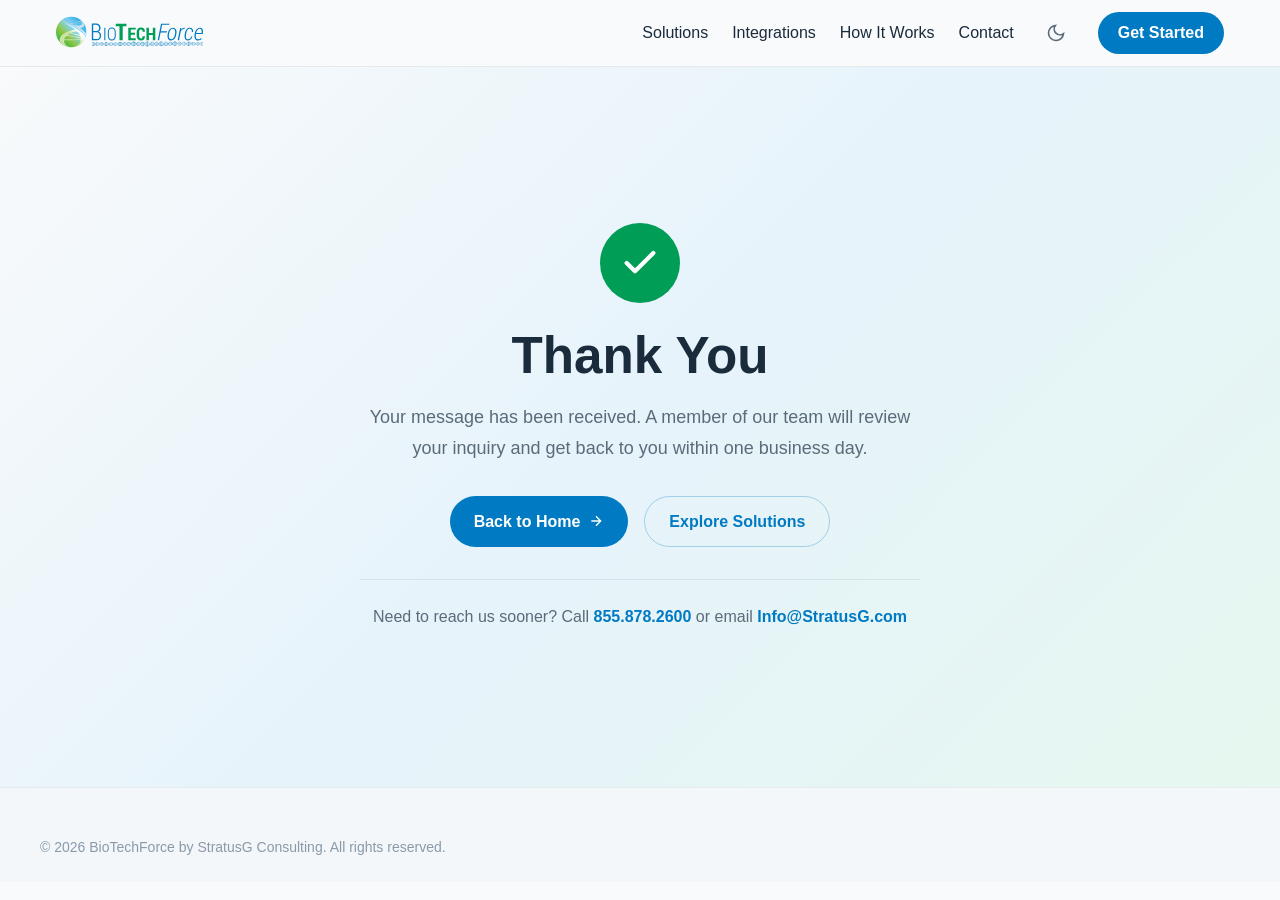
<file: thank-you.html>
<!DOCTYPE html>
<html lang="en">
<head>
<meta charset="UTF-8">
<meta name="viewport" content="width=device-width, initial-scale=1.0">

<title>Thank You — BioTechForce</title>
<meta name="description" content="Thank you for contacting BioTechForce. We'll be in touch shortly.">
<meta name="robots" content="noindex, nofollow">

<!-- Open Graph -->
<meta property="og:type" content="website">
<meta property="og:title" content="Thank You — BioTechForce">
<meta property="og:description" content="Thank you for contacting BioTechForce. We'll be in touch shortly.">
<meta property="og:url" content="https://www.biotechforce.com/thank-you.html">
<meta property="og:site_name" content="BioTechForce">
<meta property="og:locale" content="en_US">
<meta property="og:image" content="https://www.biotechforce.com/assets/og-image.jpg">
<meta property="og:image:secure_url" content="https://www.biotechforce.com/assets/og-image.jpg">
<meta property="og:image:type" content="image/jpeg">
<meta property="og:image:width" content="1200">
<meta property="og:image:height" content="627">
<meta property="og:image:alt" content="BioTechForce — Simplified Cloud Solutions for Biotech">

<!-- Twitter Card -->
<meta name="twitter:card" content="summary_large_image">
<meta name="twitter:title" content="Thank You — BioTechForce">
<meta name="twitter:description" content="Thank you for contacting BioTechForce. We'll be in touch shortly.">
<meta name="twitter:image" content="https://www.biotechforce.com/assets/og-image.jpg">
<meta name="twitter:image:alt" content="BioTechForce — Simplified Cloud Solutions for Biotech">

<!-- Fonts -->
<link href="https://api.fontshare.com/v2/css?f[]=general-sans@300,400,500,600,700&display=swap" rel="stylesheet">

<!-- Stylesheets -->
<link rel="stylesheet" href="./base.css?v=20260930">
<link rel="stylesheet" href="./style.css?v=20260930">

<!-- Favicon -->
<link rel="icon" type="image/svg+xml" href="data:image/svg+xml,%3Csvg xmlns='http://www.w3.org/2000/svg' viewBox='0 0 32 32'%3E%3Ccircle cx='16' cy='16' r='14' fill='%23007AC2'/%3E%3Cpath d='M10 8c0 0 4 4 4 8s-4 8-4 8M22 8c0 0-4 4-4 8s4 8 4 8' stroke='%23fff' stroke-width='2' fill='none'/%3E%3Ccircle cx='12' cy='16' r='2' fill='%2339B54A'/%3E%3Ccircle cx='20' cy='16' r='2' fill='%2339B54A'/%3E%3C/svg%3E">

<style>
  .thankyou {
    min-height: 80vh;
    display: flex;
    align-items: center;
    justify-content: center;
    padding: var(--space-8) var(--space-4);
    text-align: center;
    background: linear-gradient(135deg, var(--color-bg) 0%, var(--color-primary-light) 50%, var(--color-accent-light) 100%);
  }
  .thankyou__inner {
    max-width: 560px;
  }
  .thankyou__icon {
    width: 80px;
    height: 80px;
    margin: 0 auto var(--space-6);
    border-radius: 50%;
    background: var(--color-accent);
    display: flex;
    align-items: center;
    justify-content: center;
    color: #fff;
    animation: pop-in 0.5s cubic-bezier(0.16, 1, 0.3, 1) both;
  }
  @keyframes pop-in {
    0% { transform: scale(0); opacity: 0; }
    100% { transform: scale(1); opacity: 1; }
  }
  .thankyou__title {
    font-family: var(--font-display);
    font-size: var(--text-2xl);
    font-weight: 700;
    color: var(--color-text);
    margin-bottom: var(--space-4);
    animation: fade-up 0.6s cubic-bezier(0.16, 1, 0.3, 1) 0.15s both;
  }
  .thankyou__desc {
    font-size: var(--text-base);
    color: var(--color-text-muted);
    line-height: 1.7;
    margin-bottom: var(--space-8);
    animation: fade-up 0.6s cubic-bezier(0.16, 1, 0.3, 1) 0.25s both;
  }
  .thankyou__actions {
    display: flex;
    gap: var(--space-4);
    justify-content: center;
    flex-wrap: wrap;
    animation: fade-up 0.6s cubic-bezier(0.16, 1, 0.3, 1) 0.35s both;
  }
  @keyframes fade-up {
    0% { opacity: 0; transform: translateY(16px); }
    100% { opacity: 1; transform: translateY(0); }
  }
  .thankyou__contact {
    margin-top: var(--space-8);
    padding-top: var(--space-6);
    border-top: 1px solid oklch(from var(--color-text) l c h / 0.08);
    animation: fade-up 0.6s cubic-bezier(0.16, 1, 0.3, 1) 0.45s both;
  }
  .thankyou__contact p {
    font-size: var(--text-sm);
    color: var(--color-text-muted);
    margin-inline: auto;
  }
  .thankyou__contact a {
    color: var(--color-primary);
    font-weight: 600;
  }
</style>
<!-- Apollo website tracker -->
<script>function initApollo(){var n=Math.random().toString(36).substring(7),o=document.createElement("script");
o.src="https://assets.apollo.io/micro/website-tracker/tracker.iife.js?nocache="+n,o.async=!0,o.defer=!0,
o.onload=function(){window.trackingFunctions.onLoad({appId:"66bcf4831e5bf001b2159219"})},
document.head.appendChild(o)}initApollo();</script>
</head>
<body>
  <a href="#main" class="skip-link">Skip to main content</a>

  <!-- ===== HEADER ===== -->
  <header class="header" role="banner">
    <div class="header__inner">
      <a href="./index.html" aria-label="BioTechForce home">
        <img src="./assets/logo.svg" alt="BioTechForce logo" class="header__logo" width="180" height="40">
      </a>
      <nav class="header__nav" aria-label="Main navigation">
        <a href="./index.html#solutions" class="header__nav-link">Solutions</a>
        <a href="./index.html#integrations" class="header__nav-link">Integrations</a>
        <a href="./index.html#process" class="header__nav-link">How It Works</a>
        <a href="./index.html#contact" class="header__nav-link">Contact</a>
        <button data-theme-toggle aria-label="Switch to dark mode" class="header__theme-toggle">
          <svg width="20" height="20" viewBox="0 0 24 24" fill="none" stroke="currentColor" stroke-width="2"><path d="M21 12.79A9 9 0 1 1 11.21 3 7 7 0 0 0 21 12.79z"/></svg>
        </button>
        <a href="./index.html#contact" class="header__cta">Get Started</a>
      </nav>
      <button class="header__hamburger" aria-label="Open menu" onclick="document.querySelector('.mobile-nav').classList.add('is-open')">
        <svg width="24" height="24" viewBox="0 0 24 24" fill="none" stroke="currentColor" stroke-width="2"><path d="M3 12h18M3 6h18M3 18h18"/></svg>
      </button>
    </div>
  </header>

  <!-- Mobile nav overlay -->
  <div class="mobile-nav" role="dialog" aria-label="Mobile navigation">
    <button class="mobile-nav__close" aria-label="Close menu" onclick="document.querySelector('.mobile-nav').classList.remove('is-open')">
      <svg width="24" height="24" viewBox="0 0 24 24" fill="none" stroke="currentColor" stroke-width="2"><path d="M18 6L6 18M6 6l12 12"/></svg>
    </button>
    <a href="./index.html#solutions" class="mobile-nav__link" onclick="document.querySelector('.mobile-nav').classList.remove('is-open')">Solutions</a>
    <a href="./index.html#integrations" class="mobile-nav__link" onclick="document.querySelector('.mobile-nav').classList.remove('is-open')">Integrations</a>
    <a href="./index.html#process" class="mobile-nav__link" onclick="document.querySelector('.mobile-nav').classList.remove('is-open')">How It Works</a>
    <a href="./index.html#contact" class="mobile-nav__link" onclick="document.querySelector('.mobile-nav').classList.remove('is-open')">Contact</a>
    <a href="./index.html#contact" class="btn btn--primary" onclick="document.querySelector('.mobile-nav').classList.remove('is-open')">Get Started</a>
  </div>

  <main id="main">
    <section class="thankyou" aria-labelledby="thankyou-title">
      <div class="thankyou__inner">
        <div class="thankyou__icon" aria-hidden="true">
          <svg width="40" height="40" viewBox="0 0 24 24" fill="none" stroke="currentColor" stroke-width="2.5" stroke-linecap="round" stroke-linejoin="round">
            <path d="M20 6L9 17l-5-5"/>
          </svg>
        </div>
        <h1 id="thankyou-title" class="thankyou__title">Thank You</h1>
        <p class="thankyou__desc">
          Your message has been received. A member of our team will review your inquiry and get back to you within one business day.
        </p>
        <div class="thankyou__actions">
          <a href="./index.html" class="btn btn--primary">
            Back to Home
            <svg width="16" height="16" viewBox="0 0 24 24" fill="none" stroke="currentColor" stroke-width="2"><path d="M5 12h14M12 5l7 7-7 7"/></svg>
          </a>
          <a href="./index.html#solutions" class="btn btn--secondary">Explore Solutions</a>
        </div>
        <div class="thankyou__contact">
          <p>Need to reach us sooner? Call <a href="tel:+18558782600">855.878.2600</a> or email <a href="mailto:Info@StratusG.com">Info@StratusG.com</a></p>
        </div>
      </div>
    </section>
  </main>

  <!-- ===== FOOTER ===== -->
  <footer class="footer" role="contentinfo">
    <div class="footer__inner">
      <div class="footer__bottom" style="border-top: none; padding-top: 0;">
        <p class="footer__copyright">&copy; 2026 BioTechForce by StratusG Consulting. All rights reserved.</p>

      </div>
    </div>
  </footer>

  <script defer>
    // Dark mode toggle
    (function(){
      const t = document.querySelector('[data-theme-toggle]');
      const r = document.documentElement;
      let d = matchMedia('(prefers-color-scheme:dark)').matches ? 'dark' : 'light';
      r.setAttribute('data-theme', d);
      if (t) {
        t.addEventListener('click', () => {
          d = d === 'dark' ? 'light' : 'dark';
          r.setAttribute('data-theme', d);
          t.setAttribute('aria-label', 'Switch to ' + (d === 'dark' ? 'light' : 'dark') + ' mode');
          t.innerHTML = d === 'dark'
            ? '<svg width="20" height="20" viewBox="0 0 24 24" fill="none" stroke="currentColor" stroke-width="2"><circle cx="12" cy="12" r="5"/><path d="M12 1v2M12 21v2M4.22 4.22l1.42 1.42M18.36 18.36l1.42 1.42M1 12h2M21 12h2M4.22 19.78l1.42-1.42M18.36 5.64l1.42-1.42"/></svg>'
            : '<svg width="20" height="20" viewBox="0 0 24 24" fill="none" stroke="currentColor" stroke-width="2"><path d="M21 12.79A9 9 0 1 1 11.21 3 7 7 0 0 0 21 12.79z"/></svg>';
        });
      }
    })();
  </script>
</body>
</html>
</file>
<file: base.css>
/* base.css */
*, *::before, *::after { box-sizing: border-box; margin: 0; padding: 0; }

html {
  -moz-text-size-adjust: none;
  -webkit-text-size-adjust: none;
  text-size-adjust: none;
  -webkit-font-smoothing: antialiased;
  -moz-osx-font-smoothing: grayscale;
  text-rendering: optimizeLegibility;
  scroll-behavior: smooth;
  hanging-punctuation: first last;
  scroll-padding-top: var(--space-16);
}

body {
  min-height: 100dvh;
  line-height: 1.6;
  font-family: var(--font-body, sans-serif);
  font-size: var(--text-base);
  color: var(--color-text);
  background-color: var(--color-bg);
}

img, picture, video, canvas, svg { display: block; max-width: 100%; height: auto; }
ul[role="list"], ol[role="list"] { list-style: none; }
input, button, textarea, select { font: inherit; color: inherit; }

h1, h2, h3, h4, h5, h6 { text-wrap: balance; line-height: 1.15; }
p, li, figcaption { text-wrap: pretty; max-width: 72ch; }

::selection {
  background: oklch(from var(--color-primary) l c h / 0.25);
  color: var(--color-text);
}

:focus-visible {
  outline: 2px solid var(--color-primary);
  outline-offset: 3px;
  border-radius: var(--radius-sm);
}

@media (prefers-reduced-motion: reduce) {
  *, *::before, *::after {
    animation-duration: 0.01ms !important;
    animation-iteration-count: 1 !important;
    transition-duration: 0.01ms !important;
    scroll-behavior: auto !important;
  }
}

button { cursor: pointer; background: none; border: none; }
table { border-collapse: collapse; width: 100%; }

a, button, [role="button"], [role="link"], input, textarea, select {
  transition: color var(--transition-interactive),
              background var(--transition-interactive),
              border-color var(--transition-interactive),
              box-shadow var(--transition-interactive);
}

.sr-only {
  position: absolute; width: 1px; height: 1px; padding: 0; margin: -1px;
  overflow: hidden; clip: rect(0, 0, 0, 0); white-space: nowrap; border-width: 0;
}
</file>
<file: style.css>
/* ===== DESIGN TOKENS ===== */
:root {
  /* Type Scale */
  --text-xs:   clamp(0.75rem,  0.7rem  + 0.25vw, 0.875rem);
  --text-sm:   clamp(0.875rem, 0.8rem  + 0.35vw, 1rem);
  --text-base: clamp(1rem,     0.95rem + 0.25vw, 1.125rem);
  --text-lg:   clamp(1.125rem, 1rem    + 0.75vw, 1.5rem);
  --text-xl:   clamp(1.5rem,   1.2rem  + 1.25vw, 2.25rem);
  --text-2xl:  clamp(2rem,     1.2rem  + 2.5vw,  3.5rem);

  /* 4px Spacing */
  --space-1:  0.25rem;
  --space-2:  0.5rem;
  --space-3:  0.75rem;
  --space-4:  1rem;
  --space-5:  1.25rem;
  --space-6:  1.5rem;
  --space-8:  2rem;
  --space-10: 2.5rem;
  --space-12: 3rem;
  --space-16: 4rem;
  --space-20: 5rem;
  --space-24: 6rem;
  --space-32: 8rem;

  /* BioTechForce Brand Colors — Light Mode */
  --color-bg:             #f8fafb;
  --color-surface:        #ffffff;
  --color-surface-2:      #f3f7f9;
  --color-surface-offset: #eef3f6;
  --color-surface-dynamic: #e2eaef;
  --color-divider:        #d5dfe5;
  --color-border:         #c8d4db;

  --color-text:           #1a2b3c;
  --color-text-muted:     #5a6b7a;
  --color-text-faint:     #8a9aaa;
  --color-text-inverse:   #ffffff;

  /* Primary — BioTechForce Blue */
  --color-primary:        #007AC2;
  --color-primary-hover:  #006aaa;
  --color-primary-active: #005a92;
  --color-primary-light:  #e6f3fb;

  /* Accent — BioTechForce Green */
  --color-accent:         #009D57;
  --color-accent-hover:   #008a4c;
  --color-accent-active:  #007841;
  --color-accent-light:   #e6f7ef;

  /* Gradient tones */
  --color-sky:            #27AAE1;
  --color-sky-light:      #84D5F7;
  --color-leaf:           #8DC63F;
  --color-leaf-dark:      #39B54A;

  /* Radius */
  --radius-sm: 0.375rem;
  --radius-md: 0.5rem;
  --radius-lg: 0.75rem;
  --radius-xl: 1rem;
  --radius-full: 9999px;

  /* Transitions */
  --transition-interactive: 180ms cubic-bezier(0.16, 1, 0.3, 1);
  --ease-out: cubic-bezier(0.16, 1, 0.3, 1);

  /* Shadows */
  --shadow-sm: 0 1px 3px rgba(0, 40, 80, 0.06);
  --shadow-md: 0 4px 12px rgba(0, 40, 80, 0.08);
  --shadow-lg: 0 12px 32px rgba(0, 40, 80, 0.12);

  /* Content widths */
  --content-narrow: 640px;
  --content-default: 960px;
  --content-wide: 1200px;
  --content-full: 100%;

  /* Fonts */
  --font-display: 'General Sans', 'Helvetica Neue', sans-serif;
  --font-body: 'General Sans', 'Helvetica Neue', sans-serif;
}

/* Dark mode */
[data-theme="dark"] {
  --color-bg:             #0f1a24;
  --color-surface:        #152230;
  --color-surface-2:      #1a2a3a;
  --color-surface-offset: #162636;
  --color-surface-dynamic: #1f3040;
  --color-divider:        #243848;
  --color-border:         #2e4458;

  --color-text:           #d5e0ea;
  --color-text-muted:     #8a9aaa;
  --color-text-faint:     #5a6b7a;
  --color-text-inverse:   #0f1a24;

  --color-primary:        #4da8d8;
  --color-primary-hover:  #68b8e2;
  --color-primary-active: #3498c8;
  --color-primary-light:  #1a3448;

  --color-accent:         #3dba7a;
  --color-accent-hover:   #55c88c;
  --color-accent-active:  #2aaa68;
  --color-accent-light:   #1a3028;

  --shadow-sm: 0 1px 3px rgba(0, 0, 0, 0.3);
  --shadow-md: 0 4px 12px rgba(0, 0, 0, 0.4);
  --shadow-lg: 0 12px 32px rgba(0, 0, 0, 0.5);
}

@media (prefers-color-scheme: dark) {
  :root:not([data-theme]) {
    --color-bg:             #0f1a24;
    --color-surface:        #152230;
    --color-surface-2:      #1a2a3a;
    --color-surface-offset: #162636;
    --color-surface-dynamic: #1f3040;
    --color-divider:        #243848;
    --color-border:         #2e4458;
    --color-text:           #d5e0ea;
    --color-text-muted:     #8a9aaa;
    --color-text-faint:     #5a6b7a;
    --color-text-inverse:   #0f1a24;
    --color-primary:        #4da8d8;
    --color-primary-hover:  #68b8e2;
    --color-primary-active: #3498c8;
    --color-primary-light:  #1a3448;
    --color-accent:         #3dba7a;
    --color-accent-hover:   #55c88c;
    --color-accent-active:  #2aaa68;
    --color-accent-light:   #1a3028;
    --shadow-sm: 0 1px 3px rgba(0, 0, 0, 0.3);
    --shadow-md: 0 4px 12px rgba(0, 0, 0, 0.4);
    --shadow-lg: 0 12px 32px rgba(0, 0, 0, 0.5);
  }
}

/* ===== GLOBAL STYLES ===== */

body {
  font-family: var(--font-body);
  overflow-x: hidden;
}

a {
  color: var(--color-primary);
  text-decoration: none;
}
a:hover {
  color: var(--color-primary-hover);
}

.container {
  max-width: var(--content-wide);
  margin-inline: auto;
  padding-inline: var(--space-4);
}

/* ===== SKIP LINK ===== */
.skip-link {
  position: absolute;
  top: -100%;
  left: var(--space-4);
  background: var(--color-primary);
  color: var(--color-text-inverse);
  padding: var(--space-2) var(--space-4);
  border-radius: var(--radius-md);
  z-index: 100;
  font-size: var(--text-sm);
}
.skip-link:focus {
  top: var(--space-2);
}

/* ===== HEADER ===== */
.header {
  position: sticky;
  top: 0;
  z-index: 50;
  background: oklch(from var(--color-bg) l c h / 0.92);
  backdrop-filter: blur(16px);
  -webkit-backdrop-filter: blur(16px);
  border-bottom: 1px solid oklch(from var(--color-text) l c h / 0.08);
  transition: box-shadow 0.3s var(--ease-out);
}
.header--scrolled {
  box-shadow: var(--shadow-sm);
}
.header__inner {
  display: flex;
  align-items: center;
  justify-content: space-between;
  padding: var(--space-3) var(--space-4);
  max-width: var(--content-wide);
  margin-inline: auto;
}
.header__logo {
  height: 40px;
  width: auto;
  flex-shrink: 0;
}
.header__nav {
  display: flex;
  align-items: center;
  gap: var(--space-6);
}
.header__nav-link {
  font-size: var(--text-sm);
  font-weight: 500;
  color: var(--color-text);
  text-decoration: none;
  transition: color var(--transition-interactive);
  position: relative;
}
.header__nav-link::after {
  content: '';
  position: absolute;
  bottom: -4px;
  left: 0;
  width: 0;
  height: 2px;
  background: var(--color-primary);
  transition: width var(--transition-interactive);
}
.header__nav-link:hover {
  color: var(--color-primary);
}
.header__nav-link:hover::after {
  width: 100%;
}
.header__cta {
  font-size: var(--text-sm);
  font-weight: 600;
  color: var(--color-text-inverse);
  background: var(--color-primary);
  padding: var(--space-2) var(--space-5);
  border-radius: var(--radius-full);
  text-decoration: none;
  transition: background var(--transition-interactive), transform var(--transition-interactive), box-shadow var(--transition-interactive);
}
.header__cta:hover {
  background: var(--color-primary-hover);
  color: var(--color-text-inverse);
  transform: translateY(-1px);
  box-shadow: var(--shadow-md);
}
.header__cta:active {
  transform: translateY(0);
  box-shadow: var(--shadow-sm);
}
.header__theme-toggle {
  width: 36px;
  height: 36px;
  display: flex;
  align-items: center;
  justify-content: center;
  border-radius: var(--radius-full);
  color: var(--color-text-muted);
  transition: color var(--transition-interactive), background var(--transition-interactive);
}
.header__theme-toggle:hover {
  color: var(--color-text);
  background: var(--color-surface-offset);
}
.header__hamburger {
  display: none;
  width: 36px;
  height: 36px;
  align-items: center;
  justify-content: center;
  color: var(--color-text);
}
.header__hamburger svg {
  display: block;
}

/* Mobile nav */
.mobile-nav {
  display: none;
  position: fixed;
  top: 0;
  left: 0;
  right: 0;
  bottom: 0;
  background: var(--color-bg);
  z-index: 60;
  flex-direction: column;
  padding: var(--space-16) var(--space-6);
  gap: var(--space-6);
}
.mobile-nav.is-open {
  display: flex;
}
.mobile-nav__close {
  position: absolute;
  top: var(--space-4);
  right: var(--space-4);
  width: 40px;
  height: 40px;
  display: flex;
  align-items: center;
  justify-content: center;
  color: var(--color-text);
}
.mobile-nav__link {
  font-size: var(--text-xl);
  font-weight: 600;
  color: var(--color-text);
  text-decoration: none;
  transition: color var(--transition-interactive);
}
.mobile-nav__link:hover {
  color: var(--color-primary);
}

@media (max-width: 768px) {
  .header__nav {
    display: none;
  }
  .header__hamburger {
    display: flex;
  }
}

/* ===== HERO ===== */
.hero {
  position: relative;
  overflow: hidden;
  padding: clamp(var(--space-16), 10vw, var(--space-32)) var(--space-4);
  background: linear-gradient(135deg, var(--color-bg) 0%, var(--color-primary-light) 50%, var(--color-accent-light) 100%);
  min-height: 80vh;
  display: flex;
  align-items: center;
}
.hero__bg-shapes {
  position: absolute;
  inset: 0;
  overflow: hidden;
  pointer-events: none;
}
.hero__bg-shapes::before {
  content: '';
  position: absolute;
  top: -20%;
  right: -10%;
  width: 60%;
  height: 80%;
  background: radial-gradient(circle, oklch(from var(--color-sky) l c h / 0.08) 0%, transparent 70%);
  border-radius: 50%;
}
.hero__bg-shapes::after {
  content: '';
  position: absolute;
  bottom: -20%;
  left: -10%;
  width: 50%;
  height: 70%;
  background: radial-gradient(circle, oklch(from var(--color-accent) l c h / 0.06) 0%, transparent 70%);
  border-radius: 50%;
}
.hero__inner {
  max-width: var(--content-wide);
  margin-inline: auto;
  display: grid;
  grid-template-columns: 1fr 1fr;
  gap: var(--space-12);
  align-items: center;
  position: relative;
  z-index: 1;
}
.hero__content {
  display: flex;
  flex-direction: column;
  gap: var(--space-6);
}
.hero__badge {
  display: inline-flex;
  align-items: center;
  gap: var(--space-2);
  font-size: var(--text-xs);
  font-weight: 600;
  color: var(--color-primary);
  background: oklch(from var(--color-primary) l c h / 0.1);
  padding: var(--space-1) var(--space-3);
  border-radius: var(--radius-full);
  width: fit-content;
  letter-spacing: 0.04em;
  text-transform: uppercase;
}
.hero__title {
  font-family: var(--font-display);
  font-size: var(--text-2xl);
  font-weight: 700;
  color: var(--color-text);
  letter-spacing: -0.02em;
}
.hero__title span {
  color: var(--color-primary);
}
.hero__desc {
  font-size: var(--text-base);
  color: var(--color-text-muted);
  line-height: 1.7;
  max-width: 52ch;
}
.hero__actions {
  display: flex;
  gap: var(--space-4);
  flex-wrap: wrap;
}
.btn {
  display: inline-flex;
  align-items: center;
  gap: var(--space-2);
  font-size: var(--text-sm);
  font-weight: 600;
  padding: var(--space-3) var(--space-6);
  border-radius: var(--radius-full);
  text-decoration: none;
  transition: background var(--transition-interactive),
              color var(--transition-interactive),
              transform var(--transition-interactive),
              box-shadow var(--transition-interactive);
  cursor: pointer;
}
.btn--primary {
  background: var(--color-primary);
  color: var(--color-text-inverse);
}
.btn--primary:hover {
  background: var(--color-primary-hover);
  color: var(--color-text-inverse);
  transform: translateY(-1px);
  box-shadow: var(--shadow-md);
}
.btn--primary:active {
  transform: translateY(0);
  box-shadow: var(--shadow-sm);
}
.btn--secondary {
  background: transparent;
  color: var(--color-primary);
  border: 1px solid oklch(from var(--color-primary) l c h / 0.3);
}
.btn--secondary:hover {
  background: oklch(from var(--color-primary) l c h / 0.08);
  color: var(--color-primary-hover);
  transform: translateY(-1px);
}
.btn--secondary:active {
  transform: translateY(0);
}
.hero__visual {
  position: relative;
  display: flex;
  align-items: center;
  justify-content: center;
}
.hero__visual-graphic {
  width: 100%;
  max-width: 480px;
  aspect-ratio: 1;
  position: relative;
}
.hero__globe {
  position: absolute;
  inset: 0;
  border-radius: 50%;
  background: linear-gradient(135deg, var(--color-sky-light), var(--color-sky), var(--color-accent));
  opacity: 0.15;
  animation: pulse-globe 6s ease-in-out infinite;
}
@keyframes pulse-globe {
  0%, 100% { transform: scale(1); opacity: 0.15; }
  50% { transform: scale(1.05); opacity: 0.2; }
}
.hero__dna-helix {
  position: absolute;
  top: 50%;
  left: 50%;
  transform: translate(-50%, -50%);
  width: 200px;
  height: 200px;
}

@media (max-width: 768px) {
  .hero {
    min-height: auto;
    padding: var(--space-12) var(--space-4);
  }
  .hero__inner {
    grid-template-columns: 1fr;
    text-align: center;
  }
  .hero__content {
    align-items: center;
  }
  .hero__desc {
    margin-inline: auto;
  }
  .hero__actions {
    justify-content: center;
  }
  .hero__visual {
    order: -1;
  }
  .hero__visual-graphic {
    max-width: 280px;
  }
}

/* ===== STATS ===== */
.stats {
  padding: var(--space-12) var(--space-4);
  background: var(--color-surface);
  border-top: 1px solid oklch(from var(--color-text) l c h / 0.06);
  border-bottom: 1px solid oklch(from var(--color-text) l c h / 0.06);
}
.stats__inner {
  max-width: var(--content-wide);
  margin-inline: auto;
  display: grid;
  grid-template-columns: repeat(4, 1fr);
  gap: var(--space-8);
}
.stat {
  text-align: center;
}
.stat__number {
  font-family: var(--font-display);
  font-size: var(--text-xl);
  font-weight: 700;
  color: var(--color-primary);
}
.stat__label {
  font-size: var(--text-sm);
  color: var(--color-text-muted);
  margin-top: var(--space-1);
}

@media (max-width: 768px) {
  .stats__inner {
    grid-template-columns: repeat(2, 1fr);
    gap: var(--space-6);
  }
}

/* ===== SECTIONS ===== */
.section {
  padding: clamp(var(--space-12), 8vw, var(--space-24)) var(--space-4);
}
.section--alt {
  background: var(--color-surface-2);
}
.section__header {
  text-align: center;
  margin-bottom: clamp(var(--space-8), 5vw, var(--space-16));
}
.section__label {
  font-size: var(--text-xs);
  font-weight: 600;
  color: var(--color-accent);
  text-transform: uppercase;
  letter-spacing: 0.08em;
  margin-bottom: var(--space-3);
}
.section__title {
  font-family: var(--font-display);
  font-size: var(--text-xl);
  font-weight: 700;
  color: var(--color-text);
  margin-bottom: var(--space-4);
}
.section__desc {
  font-size: var(--text-base);
  color: var(--color-text-muted);
  max-width: 60ch;
  margin-inline: auto;
  line-height: 1.7;
}

/* ===== SOLUTIONS GRID ===== */
.solutions-grid {
  max-width: var(--content-wide);
  margin-inline: auto;
  display: grid;
  grid-template-columns: repeat(2, 1fr);
  gap: var(--space-6);
}
.solution-card {
  background: var(--color-surface);
  border-radius: var(--radius-xl);
  padding: var(--space-8);
  border: 1px solid oklch(from var(--color-text) l c h / 0.08);
  transition: transform var(--transition-interactive), box-shadow var(--transition-interactive);
  position: relative;
  overflow: hidden;
}
.solution-card::before {
  content: '';
  position: absolute;
  top: 0;
  left: 0;
  right: 0;
  height: 3px;
  background: linear-gradient(90deg, var(--color-primary), var(--color-accent));
  opacity: 0;
  transition: opacity var(--transition-interactive);
}
.solution-card:hover {
  transform: translateY(-2px);
  box-shadow: var(--shadow-lg);
}
.solution-card:hover::before {
  opacity: 1;
}
.solution-card__icon {
  width: 48px;
  height: 48px;
  margin-bottom: var(--space-4);
  color: var(--color-primary);
}
.solution-card__title {
  font-family: var(--font-display);
  font-size: var(--text-lg);
  font-weight: 700;
  color: var(--color-text);
  margin-bottom: var(--space-3);
}
.solution-card__desc {
  font-size: var(--text-base);
  color: var(--color-text-muted);
  line-height: 1.7;
  margin-bottom: var(--space-4);
}
.solution-card__features {
  list-style: none;
  display: flex;
  flex-wrap: wrap;
  gap: var(--space-2);
}
.solution-card__features li {
  font-size: var(--text-xs);
  color: var(--color-text-muted);
  background: var(--color-surface-offset);
  padding: var(--space-1) var(--space-3);
  border-radius: var(--radius-full);
}

@media (max-width: 768px) {
  .solutions-grid {
    grid-template-columns: 1fr;
  }
}

/* ===== FEATURE HIGHLIGHT (full-width) ===== */
.feature-highlight {
  max-width: var(--content-wide);
  margin-inline: auto;
  display: grid;
  grid-template-columns: 1fr 1fr;
  gap: var(--space-12);
  align-items: center;
}
.feature-highlight--reverse {
  direction: rtl;
}
.feature-highlight--reverse > * {
  direction: ltr;
}
.feature-highlight__content {
  display: flex;
  flex-direction: column;
  gap: var(--space-4);
}
.feature-highlight__title {
  font-family: var(--font-display);
  font-size: var(--text-xl);
  font-weight: 700;
  color: var(--color-text);
}
.feature-highlight__desc {
  font-size: var(--text-base);
  color: var(--color-text-muted);
  line-height: 1.7;
}
.feature-highlight__list {
  list-style: none;
  display: flex;
  flex-direction: column;
  gap: var(--space-3);
}
.feature-highlight__list li {
  display: flex;
  align-items: flex-start;
  gap: var(--space-3);
  font-size: var(--text-base);
  color: var(--color-text-muted);
}
.feature-highlight__list li svg {
  flex-shrink: 0;
  width: 20px;
  height: 20px;
  color: var(--color-accent);
  margin-top: 3px;
}
.feature-highlight__visual {
  background: var(--color-surface-offset);
  border-radius: var(--radius-xl);
  aspect-ratio: 4/3;
  display: flex;
  align-items: center;
  justify-content: center;
  position: relative;
  overflow: hidden;
}
.feature-highlight__visual svg {
  width: 60%;
  height: 60%;
  color: var(--color-primary);
  opacity: 0.12;
}

@media (max-width: 768px) {
  .feature-highlight,
  .feature-highlight--reverse {
    grid-template-columns: 1fr;
    direction: ltr;
  }
  .feature-highlight__visual {
    order: -1;
  }
}

/* ===== FEATURE ILLUSTRATIONS ===== */
.feature-highlight__visual--illustration {
  aspect-ratio: 4/3;
  background: linear-gradient(135deg, var(--color-primary-light), var(--color-surface-offset));
}
.feature-highlight__visual--illustration svg.illus {
  width: 100%;
  height: 100%;
  opacity: 1;
  color: var(--color-primary);
}
.illus-card { fill: var(--color-surface); stroke: var(--color-border); stroke-width: 1.5; }
.illus-avatar { fill: var(--color-primary-light); }
.illus-avatar-head { fill: var(--color-primary); }
.illus-avatar-body { fill: var(--color-primary); }
.illus-line-strong { fill: var(--color-text); opacity: 0.7; }
.illus-line { fill: var(--color-text-faint); opacity: 0.6; }
.illus-pill { fill: var(--color-accent); }
.illus-pill-text { fill: #fff; font-family: var(--font-display); font-size: 18px; font-weight: 700; }
.illus-chev { fill: var(--color-surface-offset); stroke: var(--color-border); stroke-width: 1; }
.illus-chev--done { fill: var(--color-primary-light); stroke: var(--color-primary); }
.illus-chev--current { fill: var(--color-primary); stroke: var(--color-primary); }
.illus-label { fill: var(--color-text-muted); font-family: var(--font-display); font-size: 13px; font-weight: 500; }
.illus-track { fill: var(--color-surface-offset); }
.illus-fill { fill: var(--color-primary); }
.illus-fill--accent { fill: var(--color-accent); }
.illus-grid line { stroke: var(--color-divider); stroke-width: 1; stroke-dasharray: 4 4; }
.illus-grad-top { stop-color: var(--color-accent); stop-opacity: 0.28; }
.illus-grad-bottom { stop-color: var(--color-accent); stop-opacity: 0; }
.illus-curve { fill: none; stroke: var(--color-accent); stroke-width: 3.5; stroke-linecap: round; }
.illus-dot { fill: var(--color-surface); stroke: var(--color-accent); stroke-width: 2.5; }
.illus-star { fill: #f5b301; stroke: #d99a00; stroke-width: 1; }
.illus-chip { fill: var(--color-accent-light); stroke: var(--color-accent); stroke-width: 1; }
.illus-chip-text { fill: var(--color-accent); font-family: var(--font-display); font-size: 11px; font-weight: 600; }

/* ===== INTEGRATION LOGOS ===== */
.integrations-grid {
  max-width: var(--content-default);
  margin-inline: auto;
  display: grid;
  grid-template-columns: repeat(auto-fit, minmax(120px, 1fr));
  gap: var(--space-6);
}
.integration-item {
  display: flex;
  flex-direction: column;
  align-items: center;
  gap: var(--space-2);
  padding: var(--space-4);
  border-radius: var(--radius-lg);
  background: var(--color-surface);
  border: 1px solid oklch(from var(--color-text) l c h / 0.06);
  transition: transform var(--transition-interactive), box-shadow var(--transition-interactive);
}
.integration-item:hover {
  transform: translateY(-2px);
  box-shadow: var(--shadow-md);
}
.integration-item__icon {
  width: 36px;
  height: 36px;
  color: var(--color-primary);
}
.integration-item__label {
  font-size: var(--text-xs);
  color: var(--color-text-muted);
  text-align: center;
  font-weight: 500;
}

/* ===== OTHER SOLUTIONS ===== */
.other-solutions-list {
  max-width: var(--content-default);
  margin-inline: auto;
  display: flex;
  flex-wrap: wrap;
  gap: var(--space-3);
  justify-content: center;
}
.other-solutions-list__item {
  display: inline-flex;
  align-items: center;
  gap: var(--space-2);
  font-size: var(--text-sm);
  color: var(--color-text);
  background: var(--color-surface);
  padding: var(--space-2) var(--space-4);
  border-radius: var(--radius-full);
  border: 1px solid oklch(from var(--color-text) l c h / 0.08);
  font-weight: 500;
}
.other-solutions-list__item svg {
  width: 16px;
  height: 16px;
  color: var(--color-accent);
}

/* ===== CTA SECTION ===== */
.cta-section {
  padding: clamp(var(--space-12), 8vw, var(--space-24)) var(--space-4);
  background: linear-gradient(135deg, #003a6e 0%, var(--color-primary) 50%, #005a92 100%);
  color: var(--color-text-inverse);
  text-align: center;
  position: relative;
  overflow: hidden;
}
.cta-section::before {
  content: '';
  position: absolute;
  top: -50%;
  right: -20%;
  width: 60%;
  height: 150%;
  background: radial-gradient(circle, rgba(255,255,255,0.05) 0%, transparent 70%);
  border-radius: 50%;
}
.cta-section__inner {
  max-width: var(--content-narrow);
  margin-inline: auto;
  position: relative;
  z-index: 1;
}
.cta-section__title {
  font-family: var(--font-display);
  font-size: var(--text-xl);
  font-weight: 700;
  margin-bottom: var(--space-4);
}
.cta-section__desc {
  font-size: var(--text-base);
  opacity: 0.85;
  margin-bottom: var(--space-8);
  line-height: 1.7;
  max-width: 50ch;
  margin-inline: auto;
}
.btn--white {
  background: #ffffff;
  color: var(--color-primary);
}
.btn--white:hover {
  background: #f0f7ff;
  color: var(--color-primary-hover);
  transform: translateY(-1px);
  box-shadow: var(--shadow-md);
}

/* ===== FOOTER ===== */
.footer {
  padding: var(--space-12) var(--space-4) var(--space-6);
  background: var(--color-surface-2);
  border-top: 1px solid oklch(from var(--color-text) l c h / 0.06);
}
.footer__inner {
  max-width: var(--content-wide);
  margin-inline: auto;
}
.footer__top {
  display: grid;
  grid-template-columns: 2fr 1fr 1fr 1fr;
  gap: var(--space-8);
  margin-bottom: var(--space-8);
}
.footer__brand {
  display: flex;
  flex-direction: column;
  gap: var(--space-4);
}
.footer__logo {
  height: 36px;
  width: auto;
}
.footer__tagline {
  font-size: var(--text-sm);
  color: var(--color-text-muted);
  max-width: 30ch;
  line-height: 1.6;
}
.footer__col-title {
  font-size: var(--text-sm);
  font-weight: 700;
  color: var(--color-text);
  margin-bottom: var(--space-4);
}
.footer__links {
  list-style: none;
  display: flex;
  flex-direction: column;
  gap: var(--space-2);
}
.footer__links a {
  font-size: var(--text-sm);
  color: var(--color-text-muted);
  text-decoration: none;
  transition: color var(--transition-interactive);
}
.footer__links a:hover {
  color: var(--color-primary);
}
.footer__bottom {
  display: flex;
  justify-content: space-between;
  align-items: center;
  padding-top: var(--space-6);
  border-top: 1px solid oklch(from var(--color-text) l c h / 0.06);
  flex-wrap: wrap;
  gap: var(--space-4);
}
.footer__copyright {
  font-size: var(--text-xs);
  color: var(--color-text-faint);
}
.footer__attribution {
  font-size: var(--text-xs);
  color: var(--color-text-faint);
}
.footer__attribution a {
  color: var(--color-text-muted);
}

@media (max-width: 768px) {
  .footer__top {
    grid-template-columns: 1fr 1fr;
    gap: var(--space-6);
  }
  .footer__brand {
    grid-column: 1 / -1;
  }
  .footer__bottom {
    flex-direction: column;
    text-align: center;
  }
}

/* ===== SCROLL ANIMATIONS ===== */
.fade-in {
  opacity: 1;
}

@supports (animation-timeline: scroll()) {
  .fade-in {
    opacity: 0;
    animation: reveal-fade linear both;
    animation-timeline: view();
    animation-range: entry 0% entry 100%;
  }
}

@keyframes reveal-fade {
  to { opacity: 1; }
}

.reveal-up {
  opacity: 1;
}

@supports (animation-timeline: scroll()) {
  .reveal-up {
    clip-path: inset(100% 0 0 0);
    animation: reveal-clip linear both;
    animation-timeline: view();
    animation-range: entry 0% entry 100%;
  }
}

@keyframes reveal-clip {
  to { clip-path: inset(0 0 0 0); }
}

/* ===== DNA HELIX ANIMATION ===== */
.dna-container {
  width: 100%;
  height: 100%;
  position: relative;
  display: flex;
  align-items: center;
  justify-content: center;
}
.dna-strand {
  position: relative;
  width: 200px;
  height: 300px;
}
.dna-pair {
  position: absolute;
  width: 100%;
  display: flex;
  justify-content: space-between;
  align-items: center;
  animation: dna-twist 3s ease-in-out infinite;
}
.dna-pair:nth-child(1) { top: 0%; animation-delay: 0s; }
.dna-pair:nth-child(2) { top: 10%; animation-delay: -0.3s; }
.dna-pair:nth-child(3) { top: 20%; animation-delay: -0.6s; }
.dna-pair:nth-child(4) { top: 30%; animation-delay: -0.9s; }
.dna-pair:nth-child(5) { top: 40%; animation-delay: -1.2s; }
.dna-pair:nth-child(6) { top: 50%; animation-delay: -1.5s; }
.dna-pair:nth-child(7) { top: 60%; animation-delay: -1.8s; }
.dna-pair:nth-child(8) { top: 70%; animation-delay: -2.1s; }
.dna-pair:nth-child(9) { top: 80%; animation-delay: -2.4s; }
.dna-pair:nth-child(10) { top: 90%; animation-delay: -2.7s; }
.dna-dot {
  width: 10px;
  height: 10px;
  border-radius: 50%;
  background: var(--color-primary);
}
.dna-dot--right {
  background: var(--color-accent);
}
.dna-line {
  flex: 1;
  height: 2px;
  background: linear-gradient(90deg, var(--color-primary), var(--color-accent));
  opacity: 0.4;
}

@keyframes dna-twist {
  0%, 100% { transform: scaleX(1); }
  50% { transform: scaleX(-1); }
}

/* ===== PROCESS STEPS ===== */
.process-steps {
  max-width: var(--content-default);
  margin-inline: auto;
  display: grid;
  grid-template-columns: repeat(3, 1fr);
  gap: var(--space-8);
  counter-reset: step;
}
.process-step {
  text-align: center;
  counter-increment: step;
  position: relative;
}
.process-step__number {
  font-family: var(--font-display);
  font-size: var(--text-xl);
  font-weight: 700;
  color: var(--color-primary);
  margin-bottom: var(--space-3);
}
.process-step__number::before {
  content: counter(step, decimal-leading-zero);
}
.process-step__title {
  font-size: var(--text-lg);
  font-weight: 700;
  color: var(--color-text);
  margin-bottom: var(--space-2);
}
.process-step__desc {
  font-size: var(--text-sm);
  color: var(--color-text-muted);
  line-height: 1.7;
}

@media (max-width: 768px) {
  .process-steps {
    grid-template-columns: 1fr;
    gap: var(--space-6);
  }
}

/* ===== CONTACT FORM ===== */
.contact-grid {
  max-width: var(--content-wide);
  margin-inline: auto;
  display: grid;
  grid-template-columns: 1fr 1fr;
  gap: var(--space-12);
  align-items: start;
}
.contact-info {
  display: flex;
  flex-direction: column;
  gap: var(--space-6);
}
.contact-info__item {
  display: flex;
  gap: var(--space-4);
  align-items: flex-start;
}
.contact-info__icon {
  width: 40px;
  height: 40px;
  flex-shrink: 0;
  display: flex;
  align-items: center;
  justify-content: center;
  background: var(--color-primary-light);
  border-radius: var(--radius-lg);
  color: var(--color-primary);
}
.contact-info__icon svg {
  width: 20px;
  height: 20px;
}
.contact-info__label {
  font-size: var(--text-xs);
  font-weight: 600;
  color: var(--color-text-muted);
  text-transform: uppercase;
  letter-spacing: 0.05em;
  margin-bottom: var(--space-1);
}
.contact-info__value {
  font-size: var(--text-base);
  color: var(--color-text);
}
.contact-info__value a {
  color: var(--color-primary);
}
.contact-form {
  background: var(--color-surface);
  border: 1px solid oklch(from var(--color-text) l c h / 0.08);
  border-radius: var(--radius-xl);
  padding: var(--space-8);
}
.contact-form__row {
  display: grid;
  grid-template-columns: 1fr 1fr;
  gap: var(--space-4);
}
.contact-form__group {
  margin-bottom: var(--space-4);
}
.contact-form__row .contact-form__group {
  margin-bottom: 0;
}
@media (max-width: 480px) {
  .contact-form__row {
    grid-template-columns: 1fr;
  }
}
.contact-form__label {
  display: block;
  font-size: var(--text-sm);
  font-weight: 600;
  color: var(--color-text);
  margin-bottom: var(--space-2);
}
.contact-form__input,
.contact-form__textarea {
  width: 100%;
  padding: var(--space-3) var(--space-4);
  border: 1px solid oklch(from var(--color-text) l c h / 0.15);
  border-radius: var(--radius-md);
  background: var(--color-bg);
  font-size: var(--text-base);
  color: var(--color-text);
  transition: border-color var(--transition-interactive), box-shadow var(--transition-interactive);
}
.contact-form__input:focus,
.contact-form__textarea:focus {
  border-color: var(--color-primary);
  box-shadow: 0 0 0 3px oklch(from var(--color-primary) l c h / 0.15);
  outline: none;
}
.contact-form__textarea {
  resize: vertical;
  min-height: 120px;
}

@media (max-width: 768px) {
  .contact-grid {
    grid-template-columns: 1fr;
  }
}
</file>
